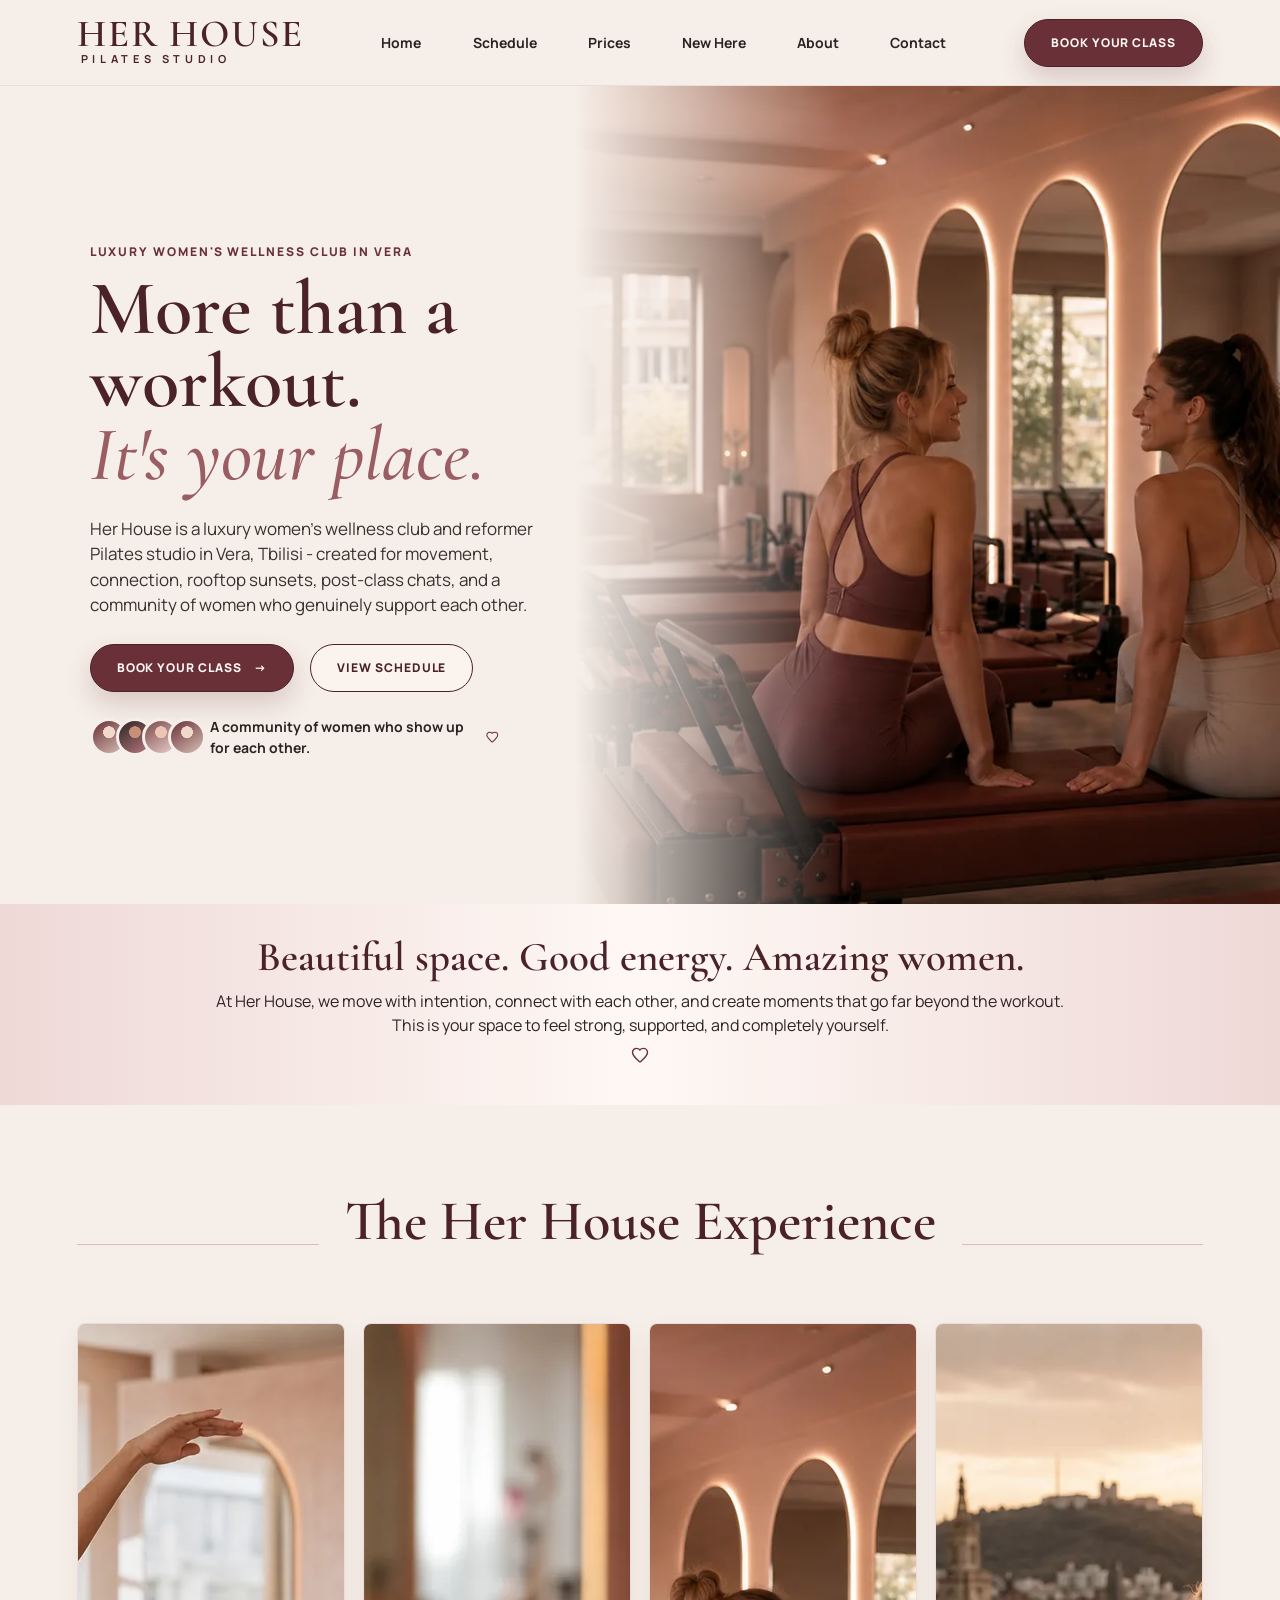
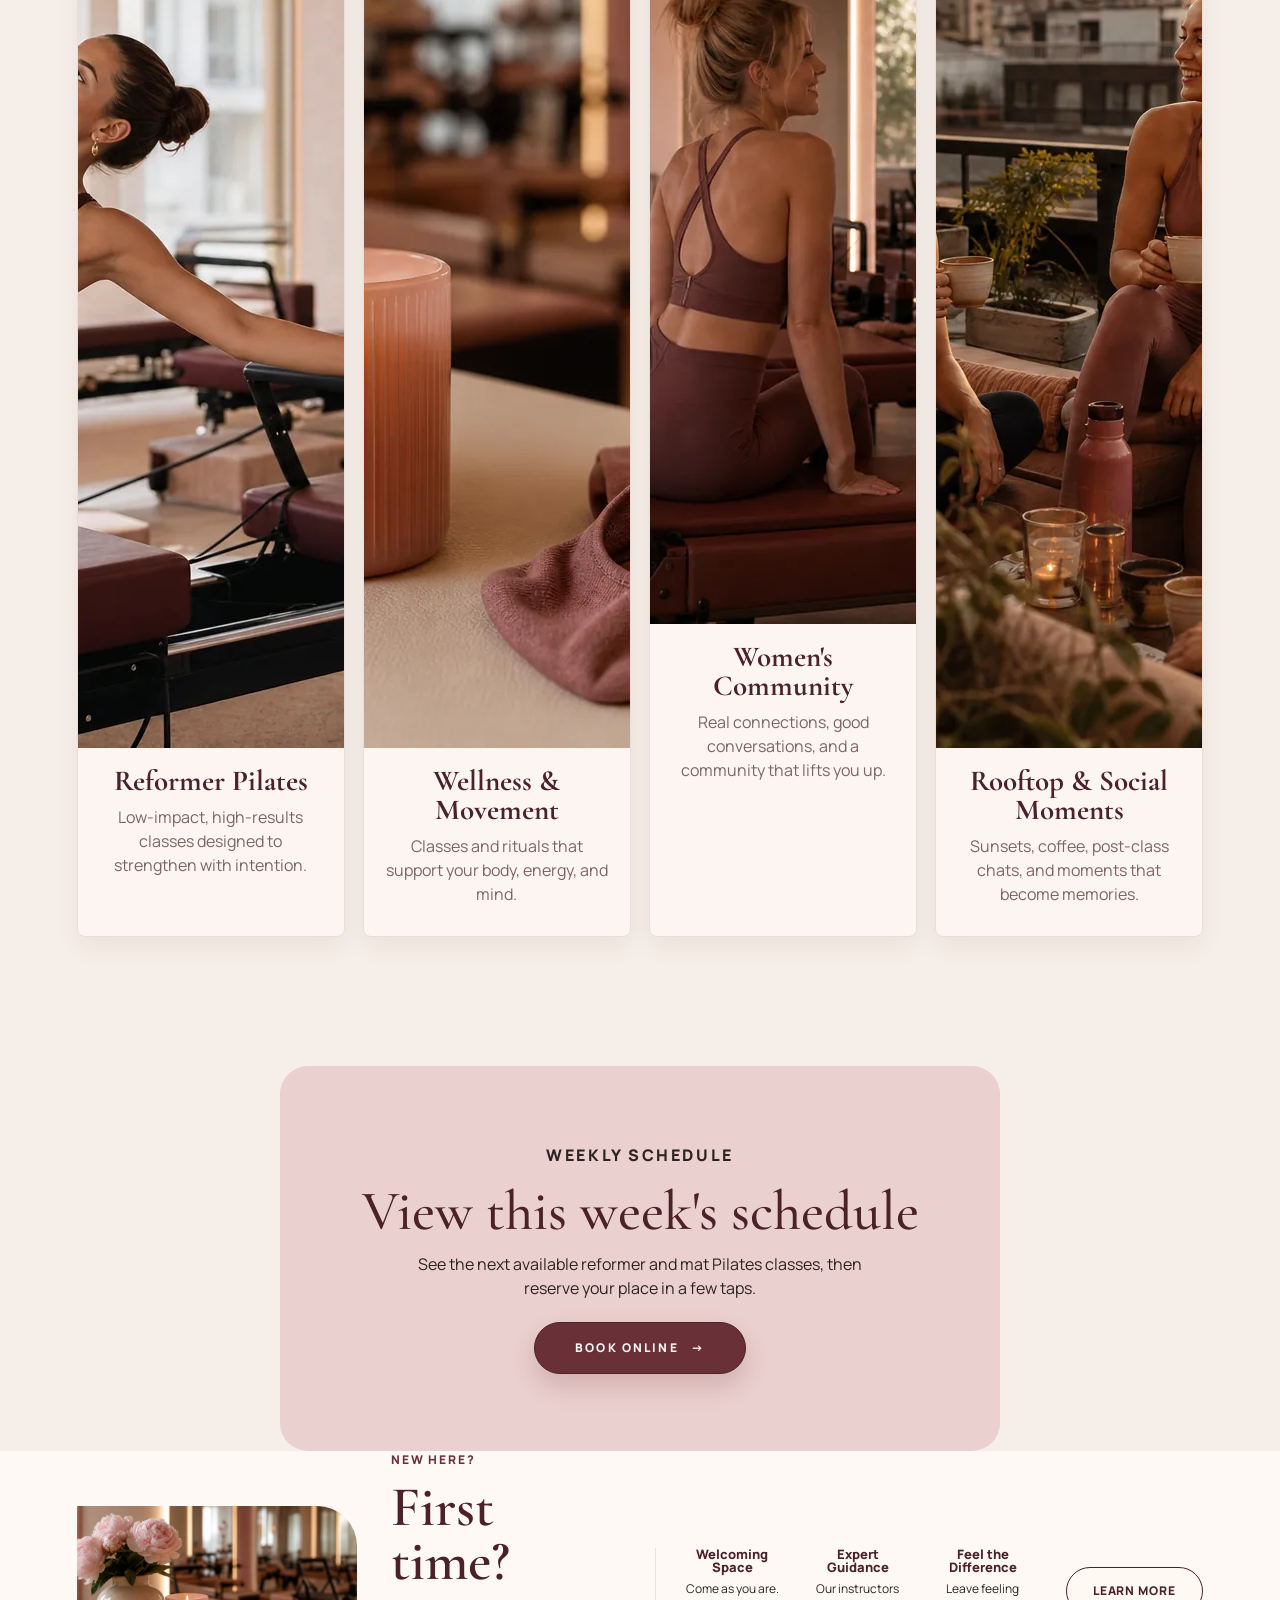
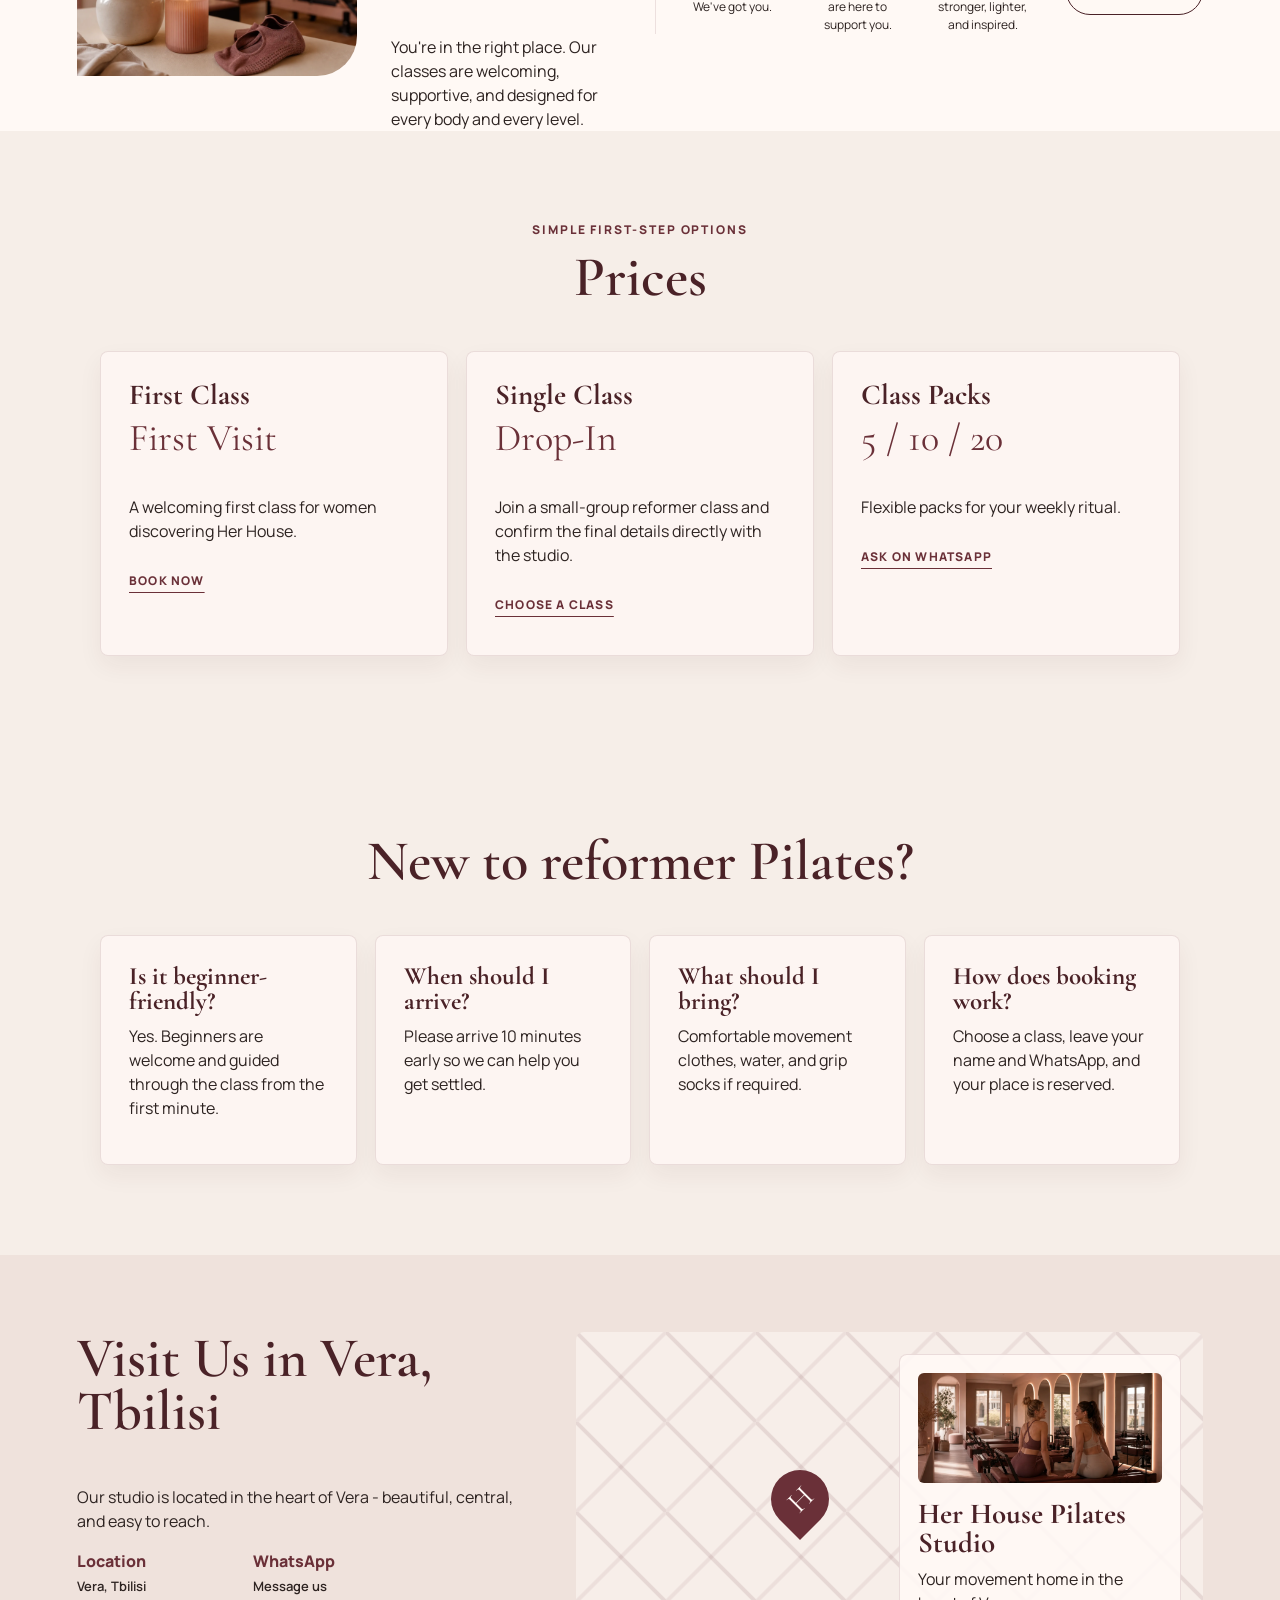
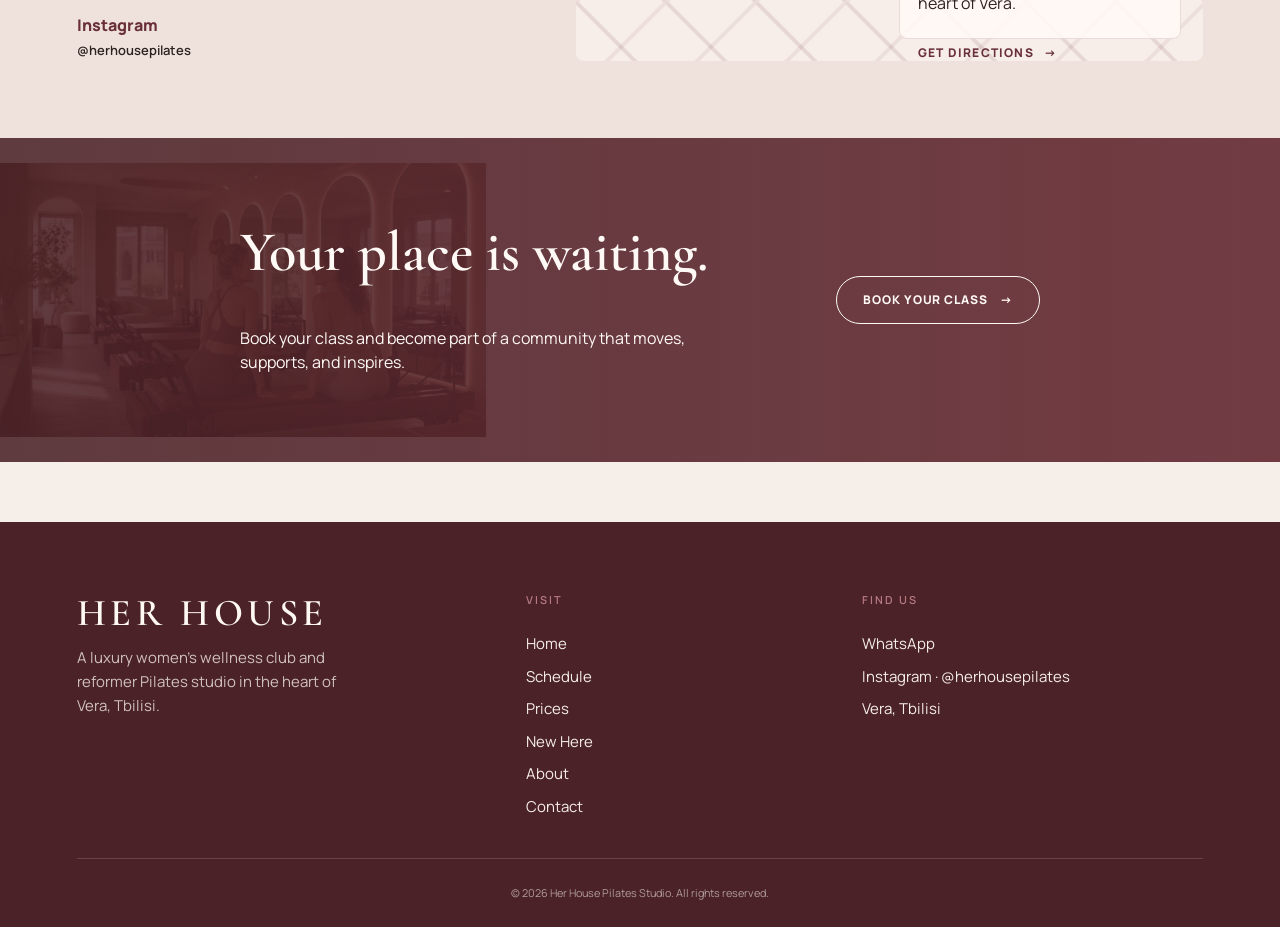
<file: index.html>
<!doctype html>
<html lang="en">
  <head>
    <meta charset="utf-8">
    <meta name="viewport" content="width=device-width, initial-scale=1">
    <meta name="geo.region" content="GE-TB">
    <meta name="geo.placename" content="Vera, Tbilisi">
    <title>Her House | Reformer Pilates & Women's Wellness Club in Vera, Tbilisi</title>
    <meta name="description" content="Her House is a luxury women's wellness club and reformer Pilates studio in Vera, Tbilisi. Book small-group Pilates classes in a beautiful, supportive space.">
    <meta property="og:title" content="Her House Pilates Studio">
    <meta property="og:url" content="https://example.com/">
    <meta property="og:type" content="website">
    <meta property="og:locale" content="en_US">
    <meta name="twitter:card" content="summary_large_image">
    <meta property="og:description" content="More than a workout. It's your place.">
    <meta property="og:image" content="assets/og/og-image.jpg">
    <meta property="og:image:width" content="1200">
    <meta property="og:image:height" content="630">
    <link rel="preconnect" href="https://fonts.googleapis.com">
    <link rel="preconnect" href="https://fonts.gstatic.com" crossorigin>
    <link href="https://fonts.googleapis.com/css2?family=Cormorant+Garamond:ital,wght@0,500;0,600;1,500&family=Manrope:wght@400;500;600;700&display=swap" rel="stylesheet">
    <link rel="stylesheet" href="styles.css?v=20260612-elite">
    <link rel="canonical" href="https://example.com/">
    <script type="application/ld+json">{
  "@context": "https://schema.org",
  "@type": "LocalBusiness",
  "@id": "https://example.com/#business",
  "name": "Her House Pilates Studio",
  "description": "A luxury women's wellness club and reformer Pilates studio in Vera, Tbilisi.",
  "url": "https://example.com",
  "telephone": "+995-555-123-456",
  "priceRange": "$$",
  "image": "https://example.com/assets/og/og-image.jpg",
  "address": {
    "@type": "PostalAddress",
    "streetAddress": "Vera, Tbilisi",
    "addressLocality": "Tbilisi",
    "addressRegion": "Vera",
    "postalCode": "0179",
    "addressCountry": "GE"
  },
  "geo": {
    "@type": "GeoCoordinates",
    "latitude": 41.7151,
    "longitude": 44.7751
  },
  "openingHoursSpecification": [
    {
      "@type": "OpeningHoursSpecification",
      "dayOfWeek": [
        "Monday",
        "Tuesday",
        "Wednesday",
        "Thursday",
        "Friday"
      ],
      "opens": "07:00",
      "closes": "21:00"
    },
    {
      "@type": "OpeningHoursSpecification",
      "dayOfWeek": [
        "Saturday"
      ],
      "opens": "09:00",
      "closes": "18:00"
    }
  ],
  "sameAs": [
    "https://instagram.com/herhousepilates"
  ],
  "hasOfferCatalog": {
    "@type": "OfferCatalog",
    "name": "Pilates Classes",
    "itemListElement": [
      {
        "@type": "Offer",
        "itemOffered": {
          "@type": "Service",
          "name": "Reformer Pilates Classes"
        }
      },
      {
        "@type": "Offer",
        "itemOffered": {
          "@type": "Service",
          "name": "Beginner Reformer Classes"
        }
      }
    ]
  }
}</script>
    <script type="application/ld+json">{
  "@context": "https://schema.org",
  "@type": "FAQPage",
  "mainEntity": [
    {
      "@type": "Question",
      "name": "Is reformer Pilates beginner-friendly?",
      "acceptedAnswer": {
        "@type": "Answer",
        "text": "Yes. Beginners are welcome and guided through the class from the first minute."
      }
    },
    {
      "@type": "Question",
      "name": "When should I arrive for class?",
      "acceptedAnswer": {
        "@type": "Answer",
        "text": "Please arrive 10 minutes early so we can help you get settled."
      }
    },
    {
      "@type": "Question",
      "name": "What should I bring to class?",
      "acceptedAnswer": {
        "@type": "Answer",
        "text": "Comfortable movement clothes, water, and grip socks if required."
      }
    },
    {
      "@type": "Question",
      "name": "How does booking work?",
      "acceptedAnswer": {
        "@type": "Answer",
        "text": "Choose a class, leave your name and WhatsApp, and your place is reserved."
      }
    }
  ]
}</script>
  </head>
  <body>
  <a class="skip-link" href="#main-content">Skip to main content</a>
  <header class="site-header">
      <a class="brand" href="/" aria-label="Her House home">
        <span>HER HOUSE</span>
        <small>Pilates Studio</small>
      </a>
      <nav class="desktop-nav" aria-label="Primary navigation">
        <a href="/">Home</a>
        <a href="/schedule/">Schedule</a>
        <a href="/prices/">Prices</a>
        <a href="/new-here/">New Here</a>
        <a href="/about/">About</a>
        <a href="/contact/">Contact</a>
      </nav>
      <button class="nav-toggle" type="button" aria-label="Open menu" aria-expanded="false">
        <span></span><span></span><span></span>
      </button>
      <a class="button button-solid header-cta" href="/schedule/"><span class="full-label">Book Your Class</span><span class="short-label">Book</span></a>
    </header>

    <nav class="mobile-nav" aria-label="Mobile navigation">
      <a href="/">Home</a>
      <a href="/schedule/">Schedule</a>
      <a href="/prices/">Prices</a>
      <a href="/new-here/">New Here</a>
      <a href="/about/">About</a>
      <a href="/contact/">Contact</a>
    </nav>

    <main id="main-content" class="home-main">
      <section class="hero" aria-labelledby="hero-title">
        <div class="hero-copy">
          <p class="eyebrow">Luxury women's wellness club in Vera</p>
          <h1 id="hero-title">More than a workout.<br><em>It's your place.</em></h1>
          <p class="hero-text">Her House is a luxury women's wellness club and reformer Pilates studio in Vera, Tbilisi - created for movement, connection, rooftop sunsets, post-class chats, and a community of women who genuinely support each other.</p>
          <div class="hero-actions">
            <a class="button button-solid" href="/schedule/">Book Your Class <span aria-hidden="true">&rarr;</span></a>
            <a class="button button-outline" href="/schedule/">View Schedule</a>
          </div>
          <div class="community-note">
            <div class="avatars" aria-hidden="true">
              <span></span><span></span><span></span><span></span>
            </div>
            <p>A community of women who show up for each other.</p>
            <svg class="heart-mark" aria-hidden="true" viewBox="0 0 24 24">
              <path d="M12 20.25c-.22 0-.44-.08-.61-.23C6.1 15.34 3 12.45 3 8.88 3 6.15 5.13 4 7.83 4c1.57 0 3.08.74 4.05 1.92C12.85 4.74 14.36 4 15.93 4 18.63 4 21 6.15 21 8.88c0 3.57-3.1 6.46-8.39 11.14-.17.15-.39.23-.61.23Z" fill="none" stroke="currentColor" stroke-width="1.7" stroke-linejoin="round"/>
            </svg>
          </div>
        </div>
        <div class="hero-media">
          <img src="assets/webp/hero-studio.webp" width="1600" height="900" loading="eager" fetchpriority="high" alt="Women sitting together in a warm reformer Pilates studio">
        </div>
      </section>

      <section class="intro band" aria-labelledby="intro-title">
        <h2 id="intro-title">Beautiful space. Good energy. Amazing women.</h2>
        <p>At Her House, we move with intention, connect with each other, and create moments that go far beyond the workout. This is your space to feel strong, supported, and completely yourself.</p>
        <svg class="heart-mark" aria-hidden="true" viewBox="0 0 24 24">
          <path d="M12 20.25c-.22 0-.44-.08-.61-.23C6.1 15.34 3 12.45 3 8.88 3 6.15 5.13 4 7.83 4c1.57 0 3.08.74 4.05 1.92C12.85 4.74 14.36 4 15.93 4 18.63 4 21 6.15 21 8.88c0 3.57-3.1 6.46-8.39 11.14-.17.15-.39.23-.61.23Z" fill="none" stroke="currentColor" stroke-width="1.7" stroke-linejoin="round"/>
        </svg>
      </section>

      <section class="experience section" id="about" aria-labelledby="experience-title">
        <div class="section-title">
          <span></span>
          <h2 id="experience-title">The Her House Experience</h2>
          <span></span>
        </div>
        <div class="experience-grid">
          <article class="experience-card">
            <img src="assets/webp/reformer-class.webp" width="1536" height="1024" loading="lazy" alt="A woman stretching on a reformer Pilates machine">
            <h3>Reformer Pilates</h3>
            <p>Low-impact, high-results classes designed to strengthen with intention.</p>
          </article>
          <article class="experience-card">
            <img src="assets/webp/studio-detail.webp" width="1536" height="1024" loading="lazy" alt="Warm studio details with flowers and wellness objects">
            <h3>Wellness & Movement</h3>
            <p>Classes and rituals that support your body, energy, and mind.</p>
          </article>
          <article class="experience-card">
            <img src="assets/webp/hero-studio.webp" width="1600" height="900" loading="lazy" alt="Women talking in a reformer Pilates studio">
            <h3>Women's Community</h3>
            <p>Real connections, good conversations, and a community that lifts you up.</p>
          </article>
          <article class="experience-card">
            <img src="assets/webp/rooftop-social.webp" width="1536" height="1024" loading="lazy" alt="Women enjoying a rooftop wellness moment at sunset">
            <h3>Rooftop & Social Moments</h3>
            <p>Sunsets, coffee, post-class chats, and moments that become memories.</p>
          </article>
        </div>
      </section>

      <section class="schedule-cta-card" id="schedule" aria-labelledby="schedule-cta-title">
        <p class="eyebrow">Weekly schedule</p>
        <h2 id="schedule-cta-title">View this week's schedule</h2>
        <p>See the next available reformer and mat Pilates classes, then reserve your place in a few taps.</p>
        <a class="button button-solid" href="/schedule/">Book Online <span aria-hidden="true">&rarr;</span></a>
      </section>

      <section class="new-here" id="new-here" aria-labelledby="new-here-title">
        <img src="assets/webp/studio-detail.webp" width="1536" height="1024" loading="lazy" alt="Her House studio detail with flowers and candle">
        <div class="new-here-copy">
          <p class="eyebrow">New here?</p>
          <h2 id="new-here-title">First time?</h2>
          <p>You're in the right place. Our classes are welcoming, supportive, and designed for every body and every level.</p>
        </div>
        <div class="promise-grid">
          <article>
            <h3>Welcoming Space</h3>
            <p>Come as you are. We've got you.</p>
          </article>
          <article>
            <h3>Expert Guidance</h3>
            <p>Our instructors are here to support you.</p>
          </article>
          <article>
            <h3>Feel the Difference</h3>
            <p>Leave feeling stronger, lighter, and inspired.</p>
          </article>
        </div>
        <a class="button button-outline" href="/new-here/">Learn More</a>
      </section>

      <section class="prices section" id="prices" aria-labelledby="prices-title">
        <div class="section-kicker">Simple first-step options</div>
        <h2 id="prices-title">Prices</h2>
        <div class="price-grid">
          <article>
            <h3>First Class</h3>
            <p class="price">First Visit</p>
            <p>A welcoming first class for women discovering Her House.</p>
            <a class="text-button" href="/schedule/">Book now</a>
          </article>
          <article>
            <h3>Single Class</h3>
            <p class="price">Drop-In</p>
            <p>Join a small-group reformer class and confirm the final details directly with the studio.</p>
            <a class="text-button" href="/schedule/">Choose a class</a>
          </article>
          <article>
            <h3>Class Packs</h3>
            <p class="price">5 / 10 / 20</p>
            <p>Flexible packs for your weekly ritual.</p>
            <a class="text-button" href="https://wa.me/995555123456">Ask on WhatsApp</a>
          </article>
        </div>
      </section>

      <section class="booking-info section" id="booking-info" aria-labelledby="booking-info-title">
        <h2 id="booking-info-title">New to reformer Pilates?</h2>
        <div class="faq-grid">
          <article><h3>Is it beginner-friendly?</h3><p>Yes. Beginners are welcome and guided through the class from the first minute.</p></article>
          <article><h3>When should I arrive?</h3><p>Please arrive 10 minutes early so we can help you get settled.</p></article>
          <article><h3>What should I bring?</h3><p>Comfortable movement clothes, water, and grip socks if required.</p></article>
          <article><h3>How does booking work?</h3><p>Choose a class, leave your name and WhatsApp, and your place is reserved.</p></article>
        </div>
      </section>

      <section class="contact" id="contact" aria-labelledby="contact-title">
        <div class="contact-copy">
          <h2 id="contact-title">Visit Us in Vera, Tbilisi</h2>
          <p>Our studio is located in the heart of Vera - beautiful, central, and easy to reach.</p>
          <div class="contact-links">
            <a href="https://maps.google.com/?q=Vera%2C%20Tbilisi">Location<br><span>Vera, Tbilisi</span></a>
            <a href="https://wa.me/995555123456">WhatsApp<br><span>Message us</span></a>
            <a href="https://instagram.com/herhousepilates">Instagram<br><span>@herhousepilates</span></a>
          </div>
        </div>
        <div class="map-card" aria-label="Map preview of Her House in Vera">
          <div class="map-pin">H</div>
          <div class="studio-card">
            <img src="assets/webp/hero-studio.webp" width="1600" height="900" loading="lazy" alt="Her House studio interior">
            <h3>Her House Pilates Studio</h3>
            <p>Your movement home in the heart of Vera.</p>
            <a href="https://maps.google.com/?q=Vera%2C%20Tbilisi">Get directions <span aria-hidden="true">&rarr;</span></a>
          </div>
        </div>
      </section>

      <section class="final-cta">
        <div>
          <h2>Your place is waiting.</h2>
          <p>Book your class and become part of a community that moves, supports, and inspires.</p>
        </div>
        <a class="button button-outline light" href="/schedule/">Book Your Class <span aria-hidden="true">&rarr;</span></a>
      </section>
    </main>

    <footer class="site-footer">
    <div class="footer-inner">
      <div class="footer-brand">
        <span class="footer-brand-mark">HER HOUSE</span>
        <p>A luxury women's wellness club and reformer Pilates studio in the heart of Vera, Tbilisi.</p>
      </div>
      <nav class="footer-nav" aria-label="Footer navigation">
        <h3>Visit</h3>
        <a href="/">Home</a>
        <a href="/schedule/">Schedule</a>
        <a href="/prices/">Prices</a>
        <a href="/new-here/">New Here</a>
        <a href="/about/">About</a>
        <a href="/contact/">Contact</a>
      </nav>
      <div class="footer-contact">
        <h3>Find us</h3>
        <a href="https://wa.me/995555123456">WhatsApp</a>
        <a href="https://instagram.com/herhousepilates">Instagram · @herhousepilates</a>
        <a href="https://maps.google.com/?q=Vera%2C%20Tbilisi">Vera, Tbilisi</a>
      </div>
    </div>
    <div class="footer-bottom">
      <small>© 2026 Her House Pilates Studio. All rights reserved.</small>
    </div>
  </footer>
  <script src="schedule-data.js"></script>
  <script src="script.js"></script>
</file>
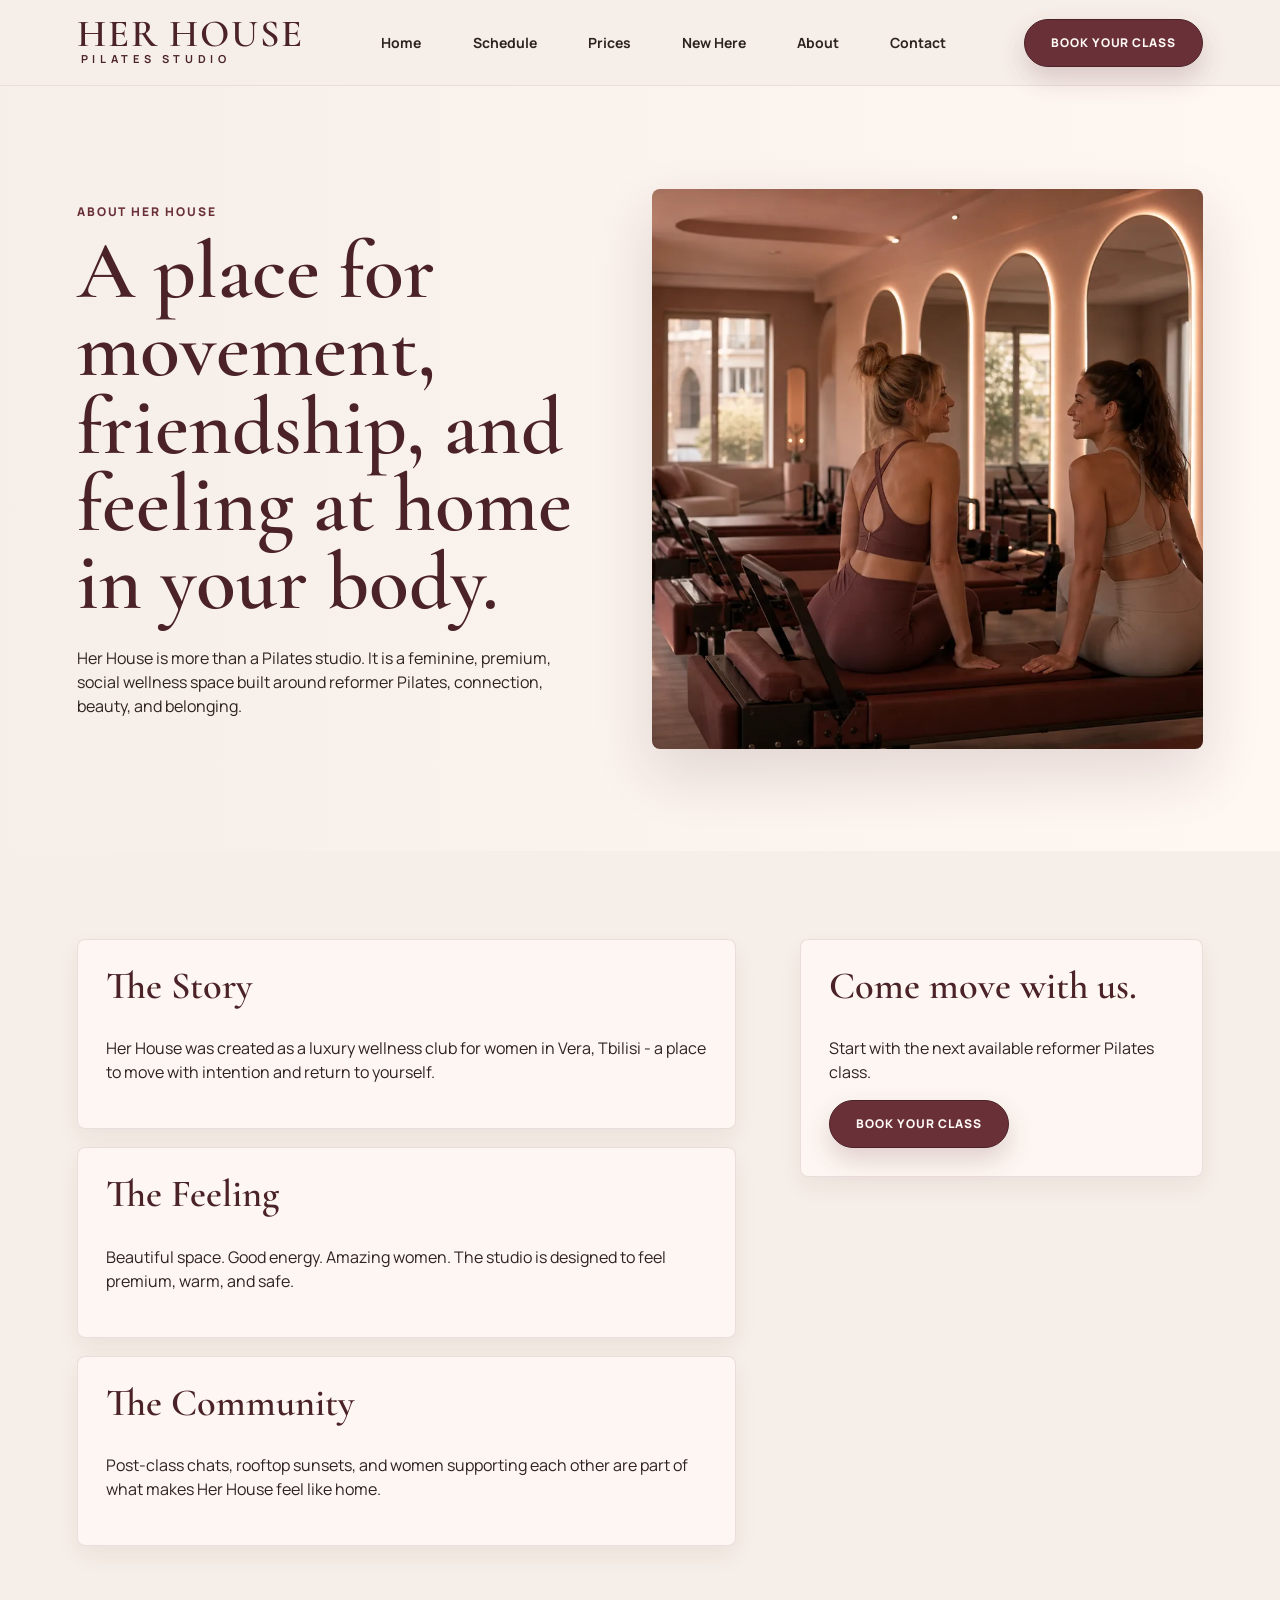
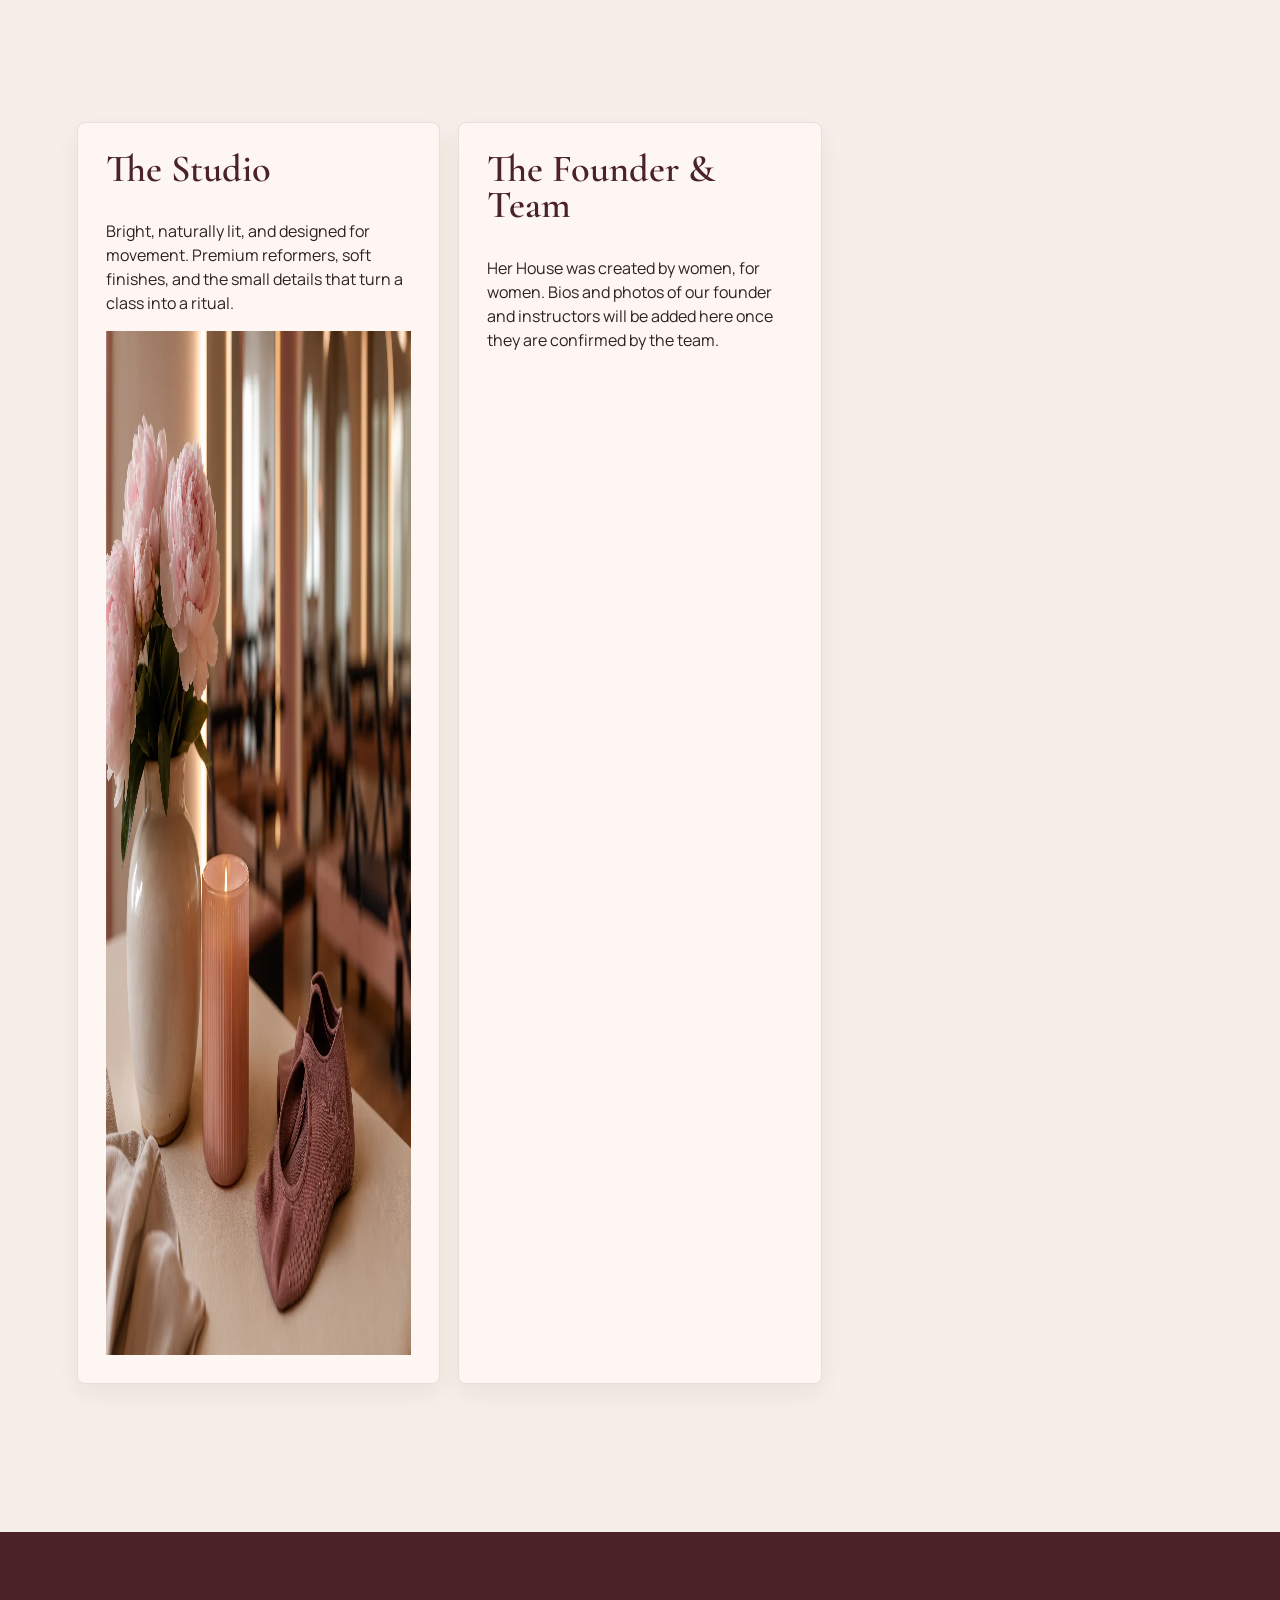
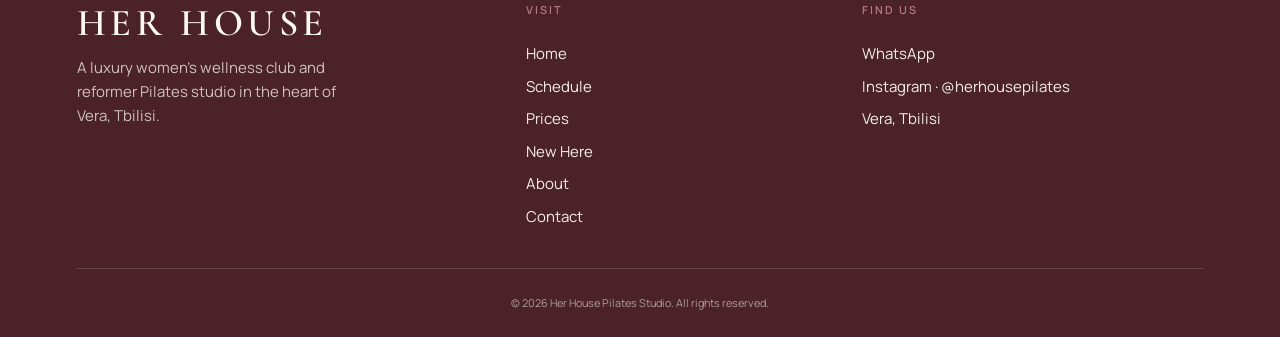
<file: about/index.html>
<!doctype html>
<html lang="en">
  <head>
    <meta charset="utf-8">
    <meta name="viewport" content="width=device-width, initial-scale=1">
    <meta name="geo.region" content="GE-TB">
    <meta name="geo.placename" content="Vera, Tbilisi">
    <title>About Her House | Women's Wellness Club in Vera, Tbilisi</title>
    <meta name="description" content="Her House is a luxury women's wellness club and reformer Pilates studio in Vera, Tbilisi, created for movement, connection, beauty, and belonging.">
    <meta property="og:title" content="About Her House | Women's Wellness Club in Vera, Tbilisi">
    <meta property="og:description" content="Her House is a luxury women's wellness club and reformer Pilates studio in Vera, Tbilisi, created for movement, connection, beauty, and belonging.">
    <meta property="og:image" content="https://example.com/assets/og/og-image.jpg">
    <meta property="og:type" content="website">
    <meta property="og:locale" content="en_US">
    <meta name="twitter:card" content="summary_large_image">
    <link rel="preconnect" href="https://fonts.googleapis.com">
    <link rel="preconnect" href="https://fonts.gstatic.com" crossorigin>
    <link href="https://fonts.googleapis.com/css2?family=Cormorant+Garamond:ital,wght@0,500;0,600;1,500&family=Manrope:wght@400;500;600;700&display=swap" rel="stylesheet">
    <link rel="stylesheet" href="../styles.css?v=20260612-elite">
    <link rel="canonical" href="https://example.com/about/">
  </head>
  <body>
  <a class="skip-link" href="#main-content">Skip to main content</a>
  <header class="site-header"><a class="brand" href="/" aria-label="Her House home"><span>HER HOUSE</span><small>Pilates Studio</small></a><nav class="desktop-nav" aria-label="Primary navigation"><a href="/">Home</a><a href="/schedule/">Schedule</a><a href="/prices/">Prices</a><a href="/new-here/">New Here</a><a href="/about/">About</a><a href="/contact/">Contact</a></nav><button class="nav-toggle" type="button" aria-label="Open menu" aria-expanded="false"><span></span><span></span><span></span></button><a class="button button-solid header-cta" href="/schedule/"><span class="full-label">Book Your Class</span><span class="short-label">Book</span></a></header>
    <nav class="mobile-nav" aria-label="Mobile navigation"><a href="/">Home</a><a href="/schedule/">Schedule</a><a href="/prices/">Prices</a><a href="/new-here/">New Here</a><a href="/about/">About</a><a href="/contact/">Contact</a></nav>
    <main id="main-content">
      <section class="page-hero"><div><p class="eyebrow">About Her House</p><h1>A place for movement, friendship, and feeling at home in your body.</h1><p>Her House is more than a Pilates studio. It is a feminine, premium, social wellness space built around reformer Pilates, connection, beauty, and belonging.</p></div><img src="../assets/webp/hero-studio.webp" width="1600" height="900" loading="eager" alt="Women in the Her House reformer Pilates studio"></section>
      <section class="page-content seo-copy">
        <div class="stack">
          <article><h2>The Story</h2><p>Her House was created as a luxury wellness club for women in Vera, Tbilisi - a place to move with intention and return to yourself.</p></article>
          <article><h2>The Feeling</h2><p>Beautiful space. Good energy. Amazing women. The studio is designed to feel premium, warm, and safe.</p></article>
          <article><h2>The Community</h2><p>Post-class chats, rooftop sunsets, and women supporting each other are part of what makes Her House feel like home.</p></article>
        </div>
        <aside class="booking-panel"><h2>Come move with us.</h2><p>Start with the next available reformer Pilates class.</p><a class="button button-solid" href="/schedule/">Book Your Class</a></aside>
      </section>
    </main>
          <section class="page-content" aria-labelledby="studio-title">
        <div class="content-grid">
          <article class="content-card">
            <h2 id="studio-title">The Studio</h2>
            <p>Bright, naturally lit, and designed for movement. Premium reformers, soft finishes, and the small details that turn a class into a ritual.</p>
            <img src="../assets/webp/studio-detail.webp" width="1536" height="1024" loading="lazy" alt="Warm studio details with flowers and wellness objects">
          </article>
          <article class="content-card">
            <h2>The Founder &amp; Team</h2>
            <p>Her House was created by women, for women. Bios and photos of our founder and instructors will be added here once they are confirmed by the team.</p>
          </article>
        </div>
      </section>

  <footer class="site-footer">
    <div class="footer-inner">
      <div class="footer-brand">
        <span class="footer-brand-mark">HER HOUSE</span>
        <p>A luxury women's wellness club and reformer Pilates studio in the heart of Vera, Tbilisi.</p>
      </div>
      <nav class="footer-nav" aria-label="Footer navigation">
        <h3>Visit</h3>
        <a href="/">Home</a>
        <a href="/schedule/">Schedule</a>
        <a href="/prices/">Prices</a>
        <a href="/new-here/">New Here</a>
        <a href="/about/">About</a>
        <a href="/contact/">Contact</a>
      </nav>
      <div class="footer-contact">
        <h3>Find us</h3>
        <a href="https://wa.me/995555123456">WhatsApp</a>
        <a href="https://instagram.com/herhousepilates">Instagram · @herhousepilates</a>
        <a href="https://maps.google.com/?q=Vera%2C%20Tbilisi">Vera, Tbilisi</a>
      </div>
    </div>
    <div class="footer-bottom">
      <small>© 2026 Her House Pilates Studio. All rights reserved.</small>
    </div>
  </footer><script src="../script.js"></script>
  </body>
</html>
</file>
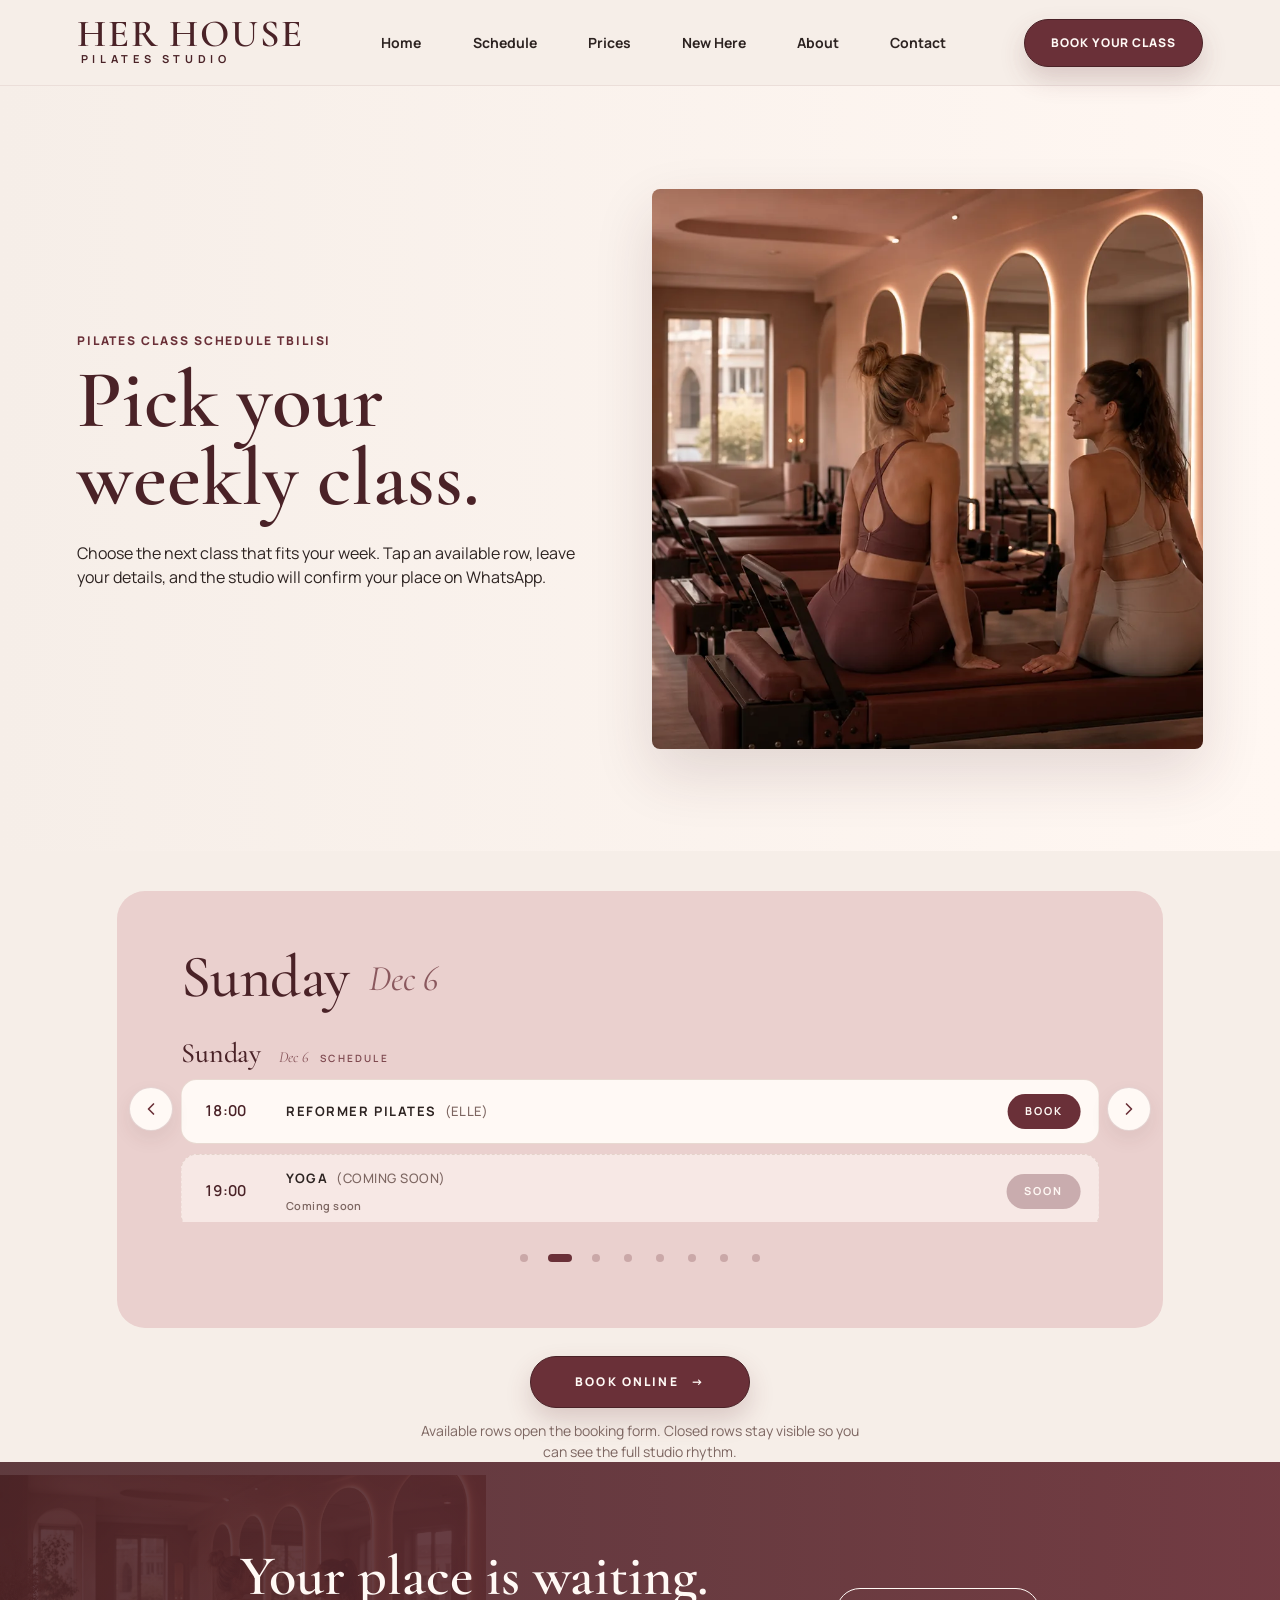
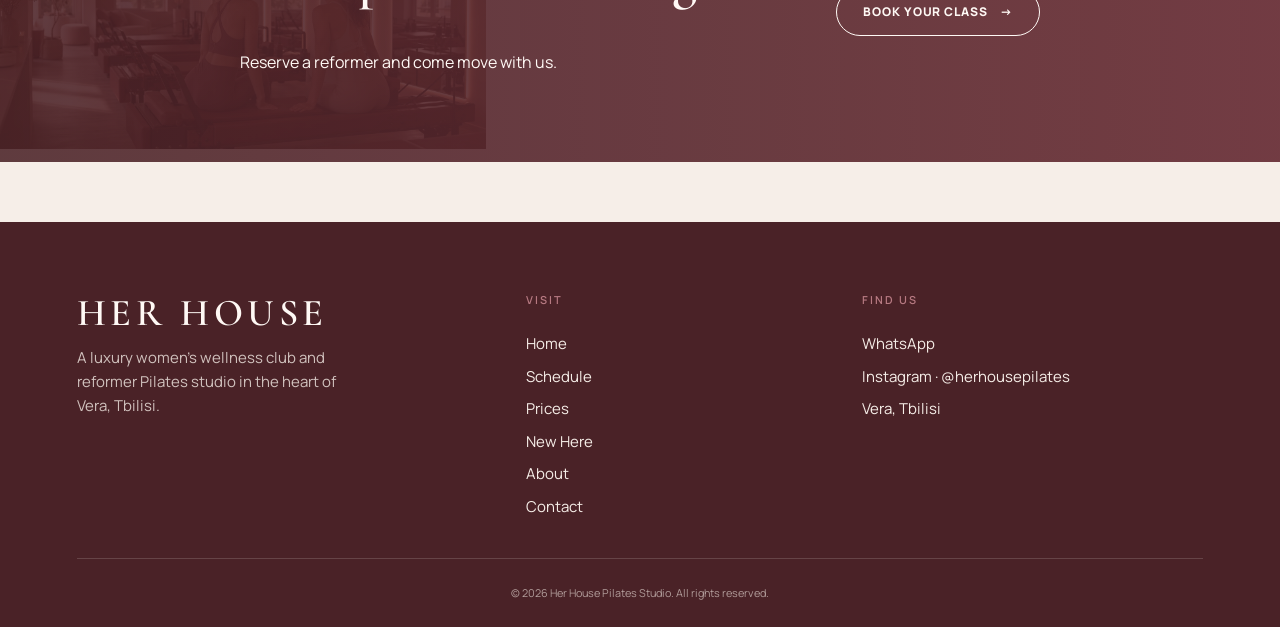
<file: book/index.html>
<!doctype html>
<html lang="en">
  <head>
    <meta charset="utf-8">
    <meta name="viewport" content="width=device-width, initial-scale=1">
    <meta name="geo.region" content="GE-TB">
    <meta name="geo.placename" content="Vera, Tbilisi">
    <meta name="description" content="Book a Her House reformer Pilates class in Vera, Tbilisi.">
    <link rel="canonical" href="https://example.com/schedule/">
    <title>Book a Class | Her House Pilates Studio</title>
    <meta http-equiv="refresh" content="0; url=/schedule/">
  </head>
  <body>
    <p>Redirecting to <a href="/schedule/">the schedule</a>&hellip;</p>
  </body>
</html>
</file>
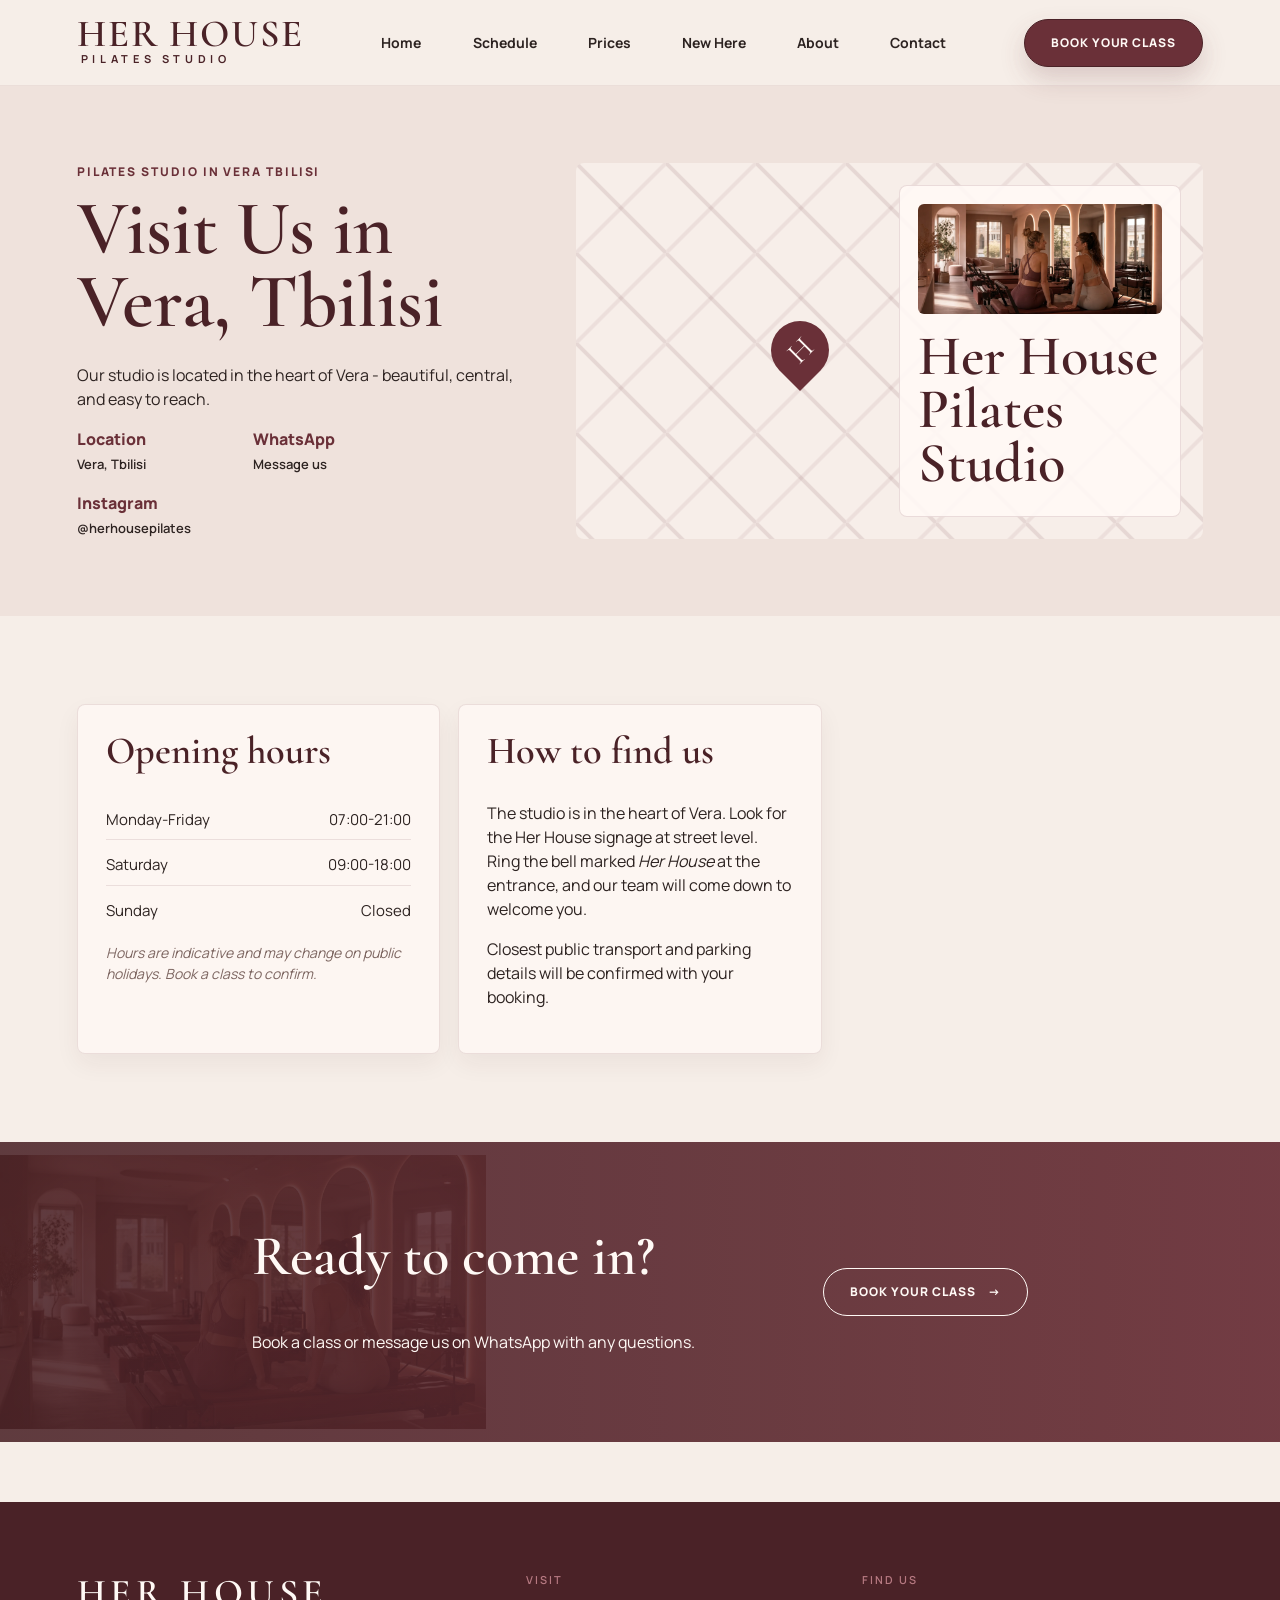
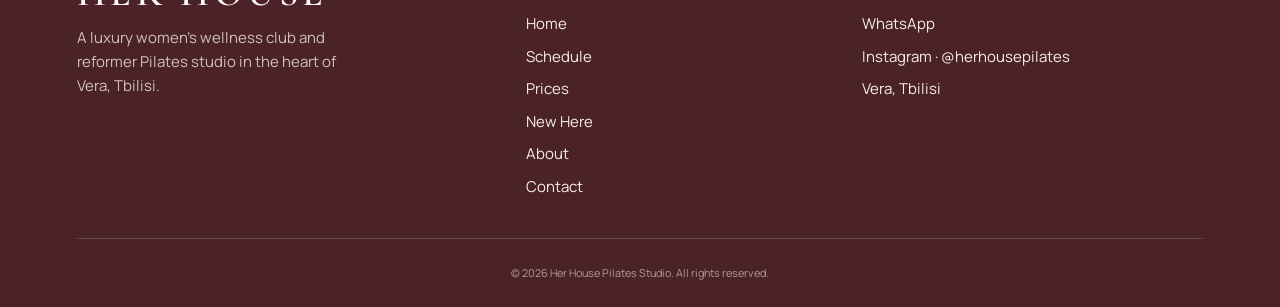
<file: contact/index.html>
<!doctype html>
<html lang="en">
  <head>
    <meta charset="utf-8">
    <meta name="viewport" content="width=device-width, initial-scale=1">
    <meta name="geo.region" content="GE-TB">
    <meta name="geo.placename" content="Vera, Tbilisi">
    <title>Contact Her House | Pilates Studio in Vera, Tbilisi</title>
    <meta name="description" content="Find Her House in Vera, Tbilisi. Contact the studio on WhatsApp, visit Instagram, get directions, and book reformer Pilates classes.">
    <meta property="og:title" content="Contact Her House | Pilates Studio in Vera, Tbilisi">
    <meta property="og:description" content="Find Her House in Vera, Tbilisi. Contact the studio on WhatsApp, visit Instagram, get directions, and book reformer Pilates classes.">
    <meta property="og:image" content="https://example.com/assets/og/og-image.jpg">
    <meta property="og:type" content="website">
    <meta property="og:locale" content="en_US">
    <meta name="twitter:card" content="summary_large_image">
    <link rel="preconnect" href="https://fonts.googleapis.com">
    <link rel="preconnect" href="https://fonts.gstatic.com" crossorigin>
    <link href="https://fonts.googleapis.com/css2?family=Cormorant+Garamond:ital,wght@0,500;0,600;1,500&family=Manrope:wght@400;500;600;700&display=swap" rel="stylesheet">
    <link rel="stylesheet" href="../styles.css?v=20260612-elite">
    <link rel="canonical" href="https://example.com/contact/">
  </head>
  <body>
  <a class="skip-link" href="#main-content">Skip to main content</a>
  <header class="site-header"><a class="brand" href="/" aria-label="Her House home"><span>HER HOUSE</span><small>Pilates Studio</small></a><nav class="desktop-nav" aria-label="Primary navigation"><a href="/">Home</a><a href="/schedule/">Schedule</a><a href="/prices/">Prices</a><a href="/new-here/">New Here</a><a href="/about/">About</a><a href="/contact/">Contact</a></nav><button class="nav-toggle" type="button" aria-label="Open menu" aria-expanded="false"><span></span><span></span><span></span></button><a class="button button-solid header-cta" href="/schedule/"><span class="full-label">Book Your Class</span><span class="short-label">Book</span></a></header>
    <nav class="mobile-nav" aria-label="Mobile navigation"><a href="/">Home</a><a href="/schedule/">Schedule</a><a href="/prices/">Prices</a><a href="/new-here/">New Here</a><a href="/about/">About</a><a href="/contact/">Contact</a></nav>
    <main id="main-content">
      <section class="contact" id="contact" aria-labelledby="contact-title">
        <div class="contact-copy">
          <p class="eyebrow">Pilates studio in Vera Tbilisi</p>
          <h1 id="contact-title">Visit Us in Vera, Tbilisi</h1>
          <p>Our studio is located in the heart of Vera - beautiful, central, and easy to reach.</p>
          <div class="contact-links"><a href="https://maps.google.com/?q=Vera%2C%20Tbilisi">Location<br><span>Vera, Tbilisi</span></a><a href="https://wa.me/995555123456">WhatsApp<br><span>Message us</span></a><a href="https://instagram.com/herhousepilates">Instagram<br><span>@herhousepilates</span></a></div>
        </div>
        <div class="map-card" aria-label="Map preview of Her House in Vera"><div class="map-pin">H</div><div class="studio-card"><img src="../assets/webp/hero-studio.webp" width="1600" height="900" loading="eager" alt="Her House studio interior"><h2>Her House Pilates Studio</h2><p>Your movement home in the heart of Vera.</p><a href="https://maps.google.com/?q=Vera%2C%20Tbilisi">Get directions <span aria-hidden="true">&rarr;</span></a></div></div>
      </section>
      <section class="page-content" aria-labelledby="visit-title">
        <div class="content-grid">
          <article class="content-card">
            <h2 id="visit-title">Opening hours</h2>
            <ul class="hours-list">
              <li><span>Monday-Friday</span><span>07:00-21:00</span></li>
              <li><span>Saturday</span><span>09:00-18:00</span></li>
              <li><span>Sunday</span><span>Closed</span></li>
            </ul>
            <p class="muted">Hours are indicative and may change on public holidays. Book a class to confirm.</p>
          </article>
          <article class="content-card">
            <h2>How to find us</h2>
            <p>The studio is in the heart of Vera. Look for the Her House signage at street level. Ring the bell marked <em>Her House</em> at the entrance, and our team will come down to welcome you.</p>
            <p>Closest public transport and parking details will be confirmed with your booking.</p>
          </article>
        </div>
      </section>
      <section class="final-cta"><div><h2>Ready to come in?</h2><p>Book a class or message us on WhatsApp with any questions.</p></div><a class="button button-outline light" href="/schedule/">Book Your Class <span aria-hidden="true">&rarr;</span></a></section>
    </main>

  <footer class="site-footer">
    <div class="footer-inner">
      <div class="footer-brand">
        <span class="footer-brand-mark">HER HOUSE</span>
        <p>A luxury women's wellness club and reformer Pilates studio in the heart of Vera, Tbilisi.</p>
      </div>
      <nav class="footer-nav" aria-label="Footer navigation">
        <h3>Visit</h3>
        <a href="/">Home</a>
        <a href="/schedule/">Schedule</a>
        <a href="/prices/">Prices</a>
        <a href="/new-here/">New Here</a>
        <a href="/about/">About</a>
        <a href="/contact/">Contact</a>
      </nav>
      <div class="footer-contact">
        <h3>Find us</h3>
        <a href="https://wa.me/995555123456">WhatsApp</a>
        <a href="https://instagram.com/herhousepilates">Instagram · @herhousepilates</a>
        <a href="https://maps.google.com/?q=Vera%2C%20Tbilisi">Vera, Tbilisi</a>
      </div>
    </div>
    <div class="footer-bottom">
      <small>&copy; 2026 Her House Pilates Studio. All rights reserved.</small>
    </div>
  </footer><script src="../script.js"></script>
  </body>
</html>
</file>
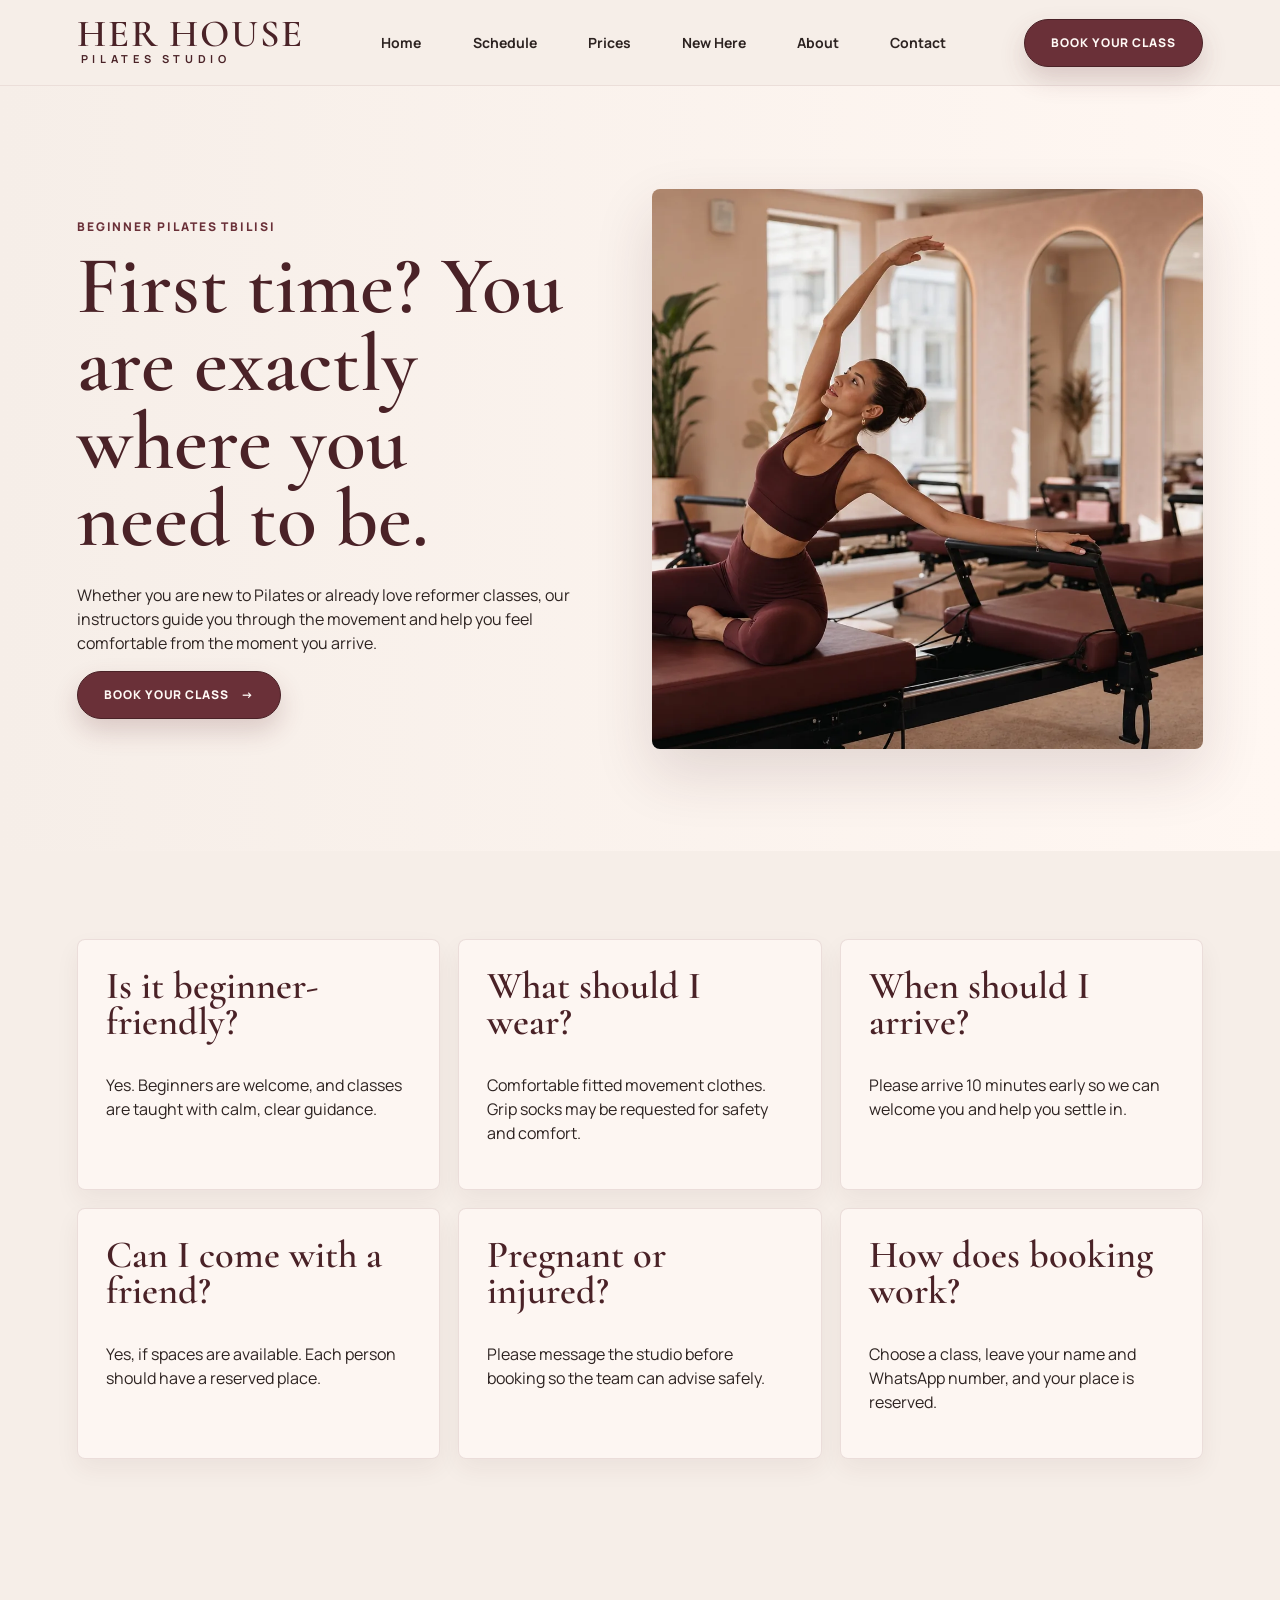
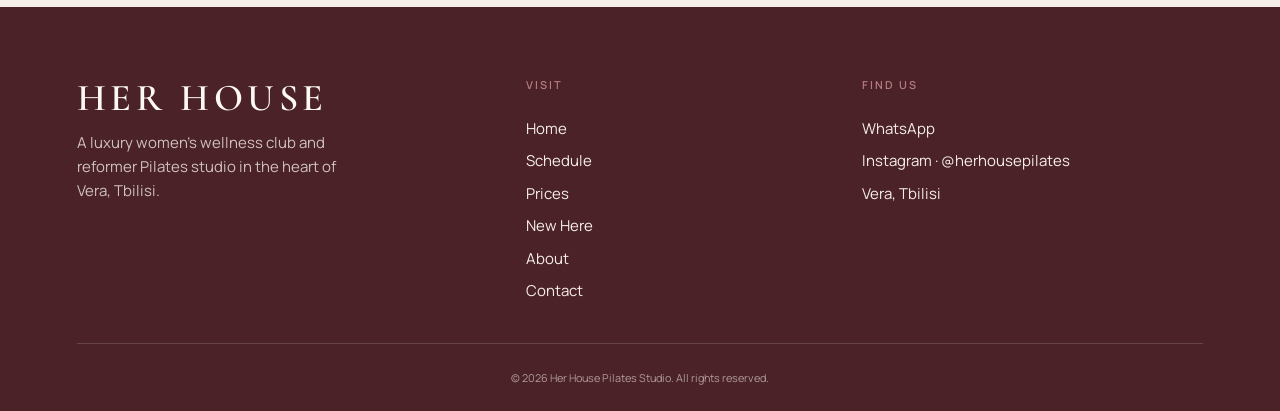
<file: new-here/index.html>
<!doctype html>
<html lang="en">
  <head>
    <meta charset="utf-8">
    <meta name="viewport" content="width=device-width, initial-scale=1">
    <meta name="geo.region" content="GE-TB">
    <meta name="geo.placename" content="Vera, Tbilisi">
    <title>New to Reformer Pilates? Start at Her House in Tbilisi</title>
    <meta name="description" content="New to reformer Pilates in Tbilisi? Her House welcomes beginners with supportive small-group classes in a calm women's wellness studio in Vera.">
    <meta property="og:title" content="New to Reformer Pilates? Start at Her House in Tbilisi">
    <meta property="og:description" content="New to reformer Pilates in Tbilisi? Her House welcomes beginners with supportive small-group classes in a calm women's wellness studio in Vera.">
    <meta property="og:image" content="https://example.com/assets/og/og-image.jpg">
    <meta property="og:type" content="website">
    <meta property="og:locale" content="en_US">
    <meta name="twitter:card" content="summary_large_image">
    <link rel="preconnect" href="https://fonts.googleapis.com">
    <link rel="preconnect" href="https://fonts.gstatic.com" crossorigin>
    <link href="https://fonts.googleapis.com/css2?family=Cormorant+Garamond:ital,wght@0,500;0,600;1,500&family=Manrope:wght@400;500;600;700&display=swap" rel="stylesheet">
    <link rel="stylesheet" href="../styles.css?v=20260612-elite">
    <link rel="canonical" href="https://example.com/new-here/">
  </head>
  <body>
  <a class="skip-link" href="#main-content">Skip to main content</a>
  <header class="site-header"><a class="brand" href="/" aria-label="Her House home"><span>HER HOUSE</span><small>Pilates Studio</small></a><nav class="desktop-nav" aria-label="Primary navigation"><a href="/">Home</a><a href="/schedule/">Schedule</a><a href="/prices/">Prices</a><a href="/new-here/">New Here</a><a href="/about/">About</a><a href="/contact/">Contact</a></nav><button class="nav-toggle" type="button" aria-label="Open menu" aria-expanded="false"><span></span><span></span><span></span></button><a class="button button-solid header-cta" href="/schedule/"><span class="full-label">Book Your Class</span><span class="short-label">Book</span></a></header>
    <nav class="mobile-nav" aria-label="Mobile navigation"><a href="/">Home</a><a href="/schedule/">Schedule</a><a href="/prices/">Prices</a><a href="/new-here/">New Here</a><a href="/about/">About</a><a href="/contact/">Contact</a></nav>
    <main id="main-content">
      <section class="page-hero"><div><p class="eyebrow">Beginner Pilates Tbilisi</p><h1>First time? You are exactly where you need to be.</h1><p>Whether you are new to Pilates or already love reformer classes, our instructors guide you through the movement and help you feel comfortable from the moment you arrive.</p><a class="button button-solid" href="/schedule/">Book Your Class <span aria-hidden="true">&rarr;</span></a></div><img src="../assets/webp/reformer-class.webp" width="1536" height="1024" loading="eager" alt="Beginner-friendly reformer Pilates class"></section>
      <section class="page-content">
        <div class="content-grid">
          <article class="content-card"><h2>Is it beginner-friendly?</h2><p>Yes. Beginners are welcome, and classes are taught with calm, clear guidance.</p></article>
          <article class="content-card"><h2>What should I wear?</h2><p>Comfortable fitted movement clothes. Grip socks may be requested for safety and comfort.</p></article>
          <article class="content-card"><h2>When should I arrive?</h2><p>Please arrive 10 minutes early so we can welcome you and help you settle in.</p></article>
          <article class="content-card"><h2>Can I come with a friend?</h2><p>Yes, if spaces are available. Each person should have a reserved place.</p></article>
          <article class="content-card"><h2>Pregnant or injured?</h2><p>Please message the studio before booking so the team can advise safely.</p></article>
          <article class="content-card"><h2>How does booking work?</h2><p>Choose a class, leave your name and WhatsApp number, and your place is reserved.</p></article>
        </div>
      </section>
    </main>
    <footer class="site-footer">
    <div class="footer-inner">
      <div class="footer-brand">
        <span class="footer-brand-mark">HER HOUSE</span>
        <p>A luxury women's wellness club and reformer Pilates studio in the heart of Vera, Tbilisi.</p>
      </div>
      <nav class="footer-nav" aria-label="Footer navigation">
        <h3>Visit</h3>
        <a href="/">Home</a>
        <a href="/schedule/">Schedule</a>
        <a href="/prices/">Prices</a>
        <a href="/new-here/">New Here</a>
        <a href="/about/">About</a>
        <a href="/contact/">Contact</a>
      </nav>
      <div class="footer-contact">
        <h3>Find us</h3>
        <a href="https://wa.me/995555123456">WhatsApp</a>
        <a href="https://instagram.com/herhousepilates">Instagram · @herhousepilates</a>
        <a href="https://maps.google.com/?q=Vera%2C%20Tbilisi">Vera, Tbilisi</a>
      </div>
    </div>
    <div class="footer-bottom">
      <small>© 2026 Her House Pilates Studio. All rights reserved.</small>
    </div>
  </footer><script src="../script.js"></script>
  </body>
</html>
</file>
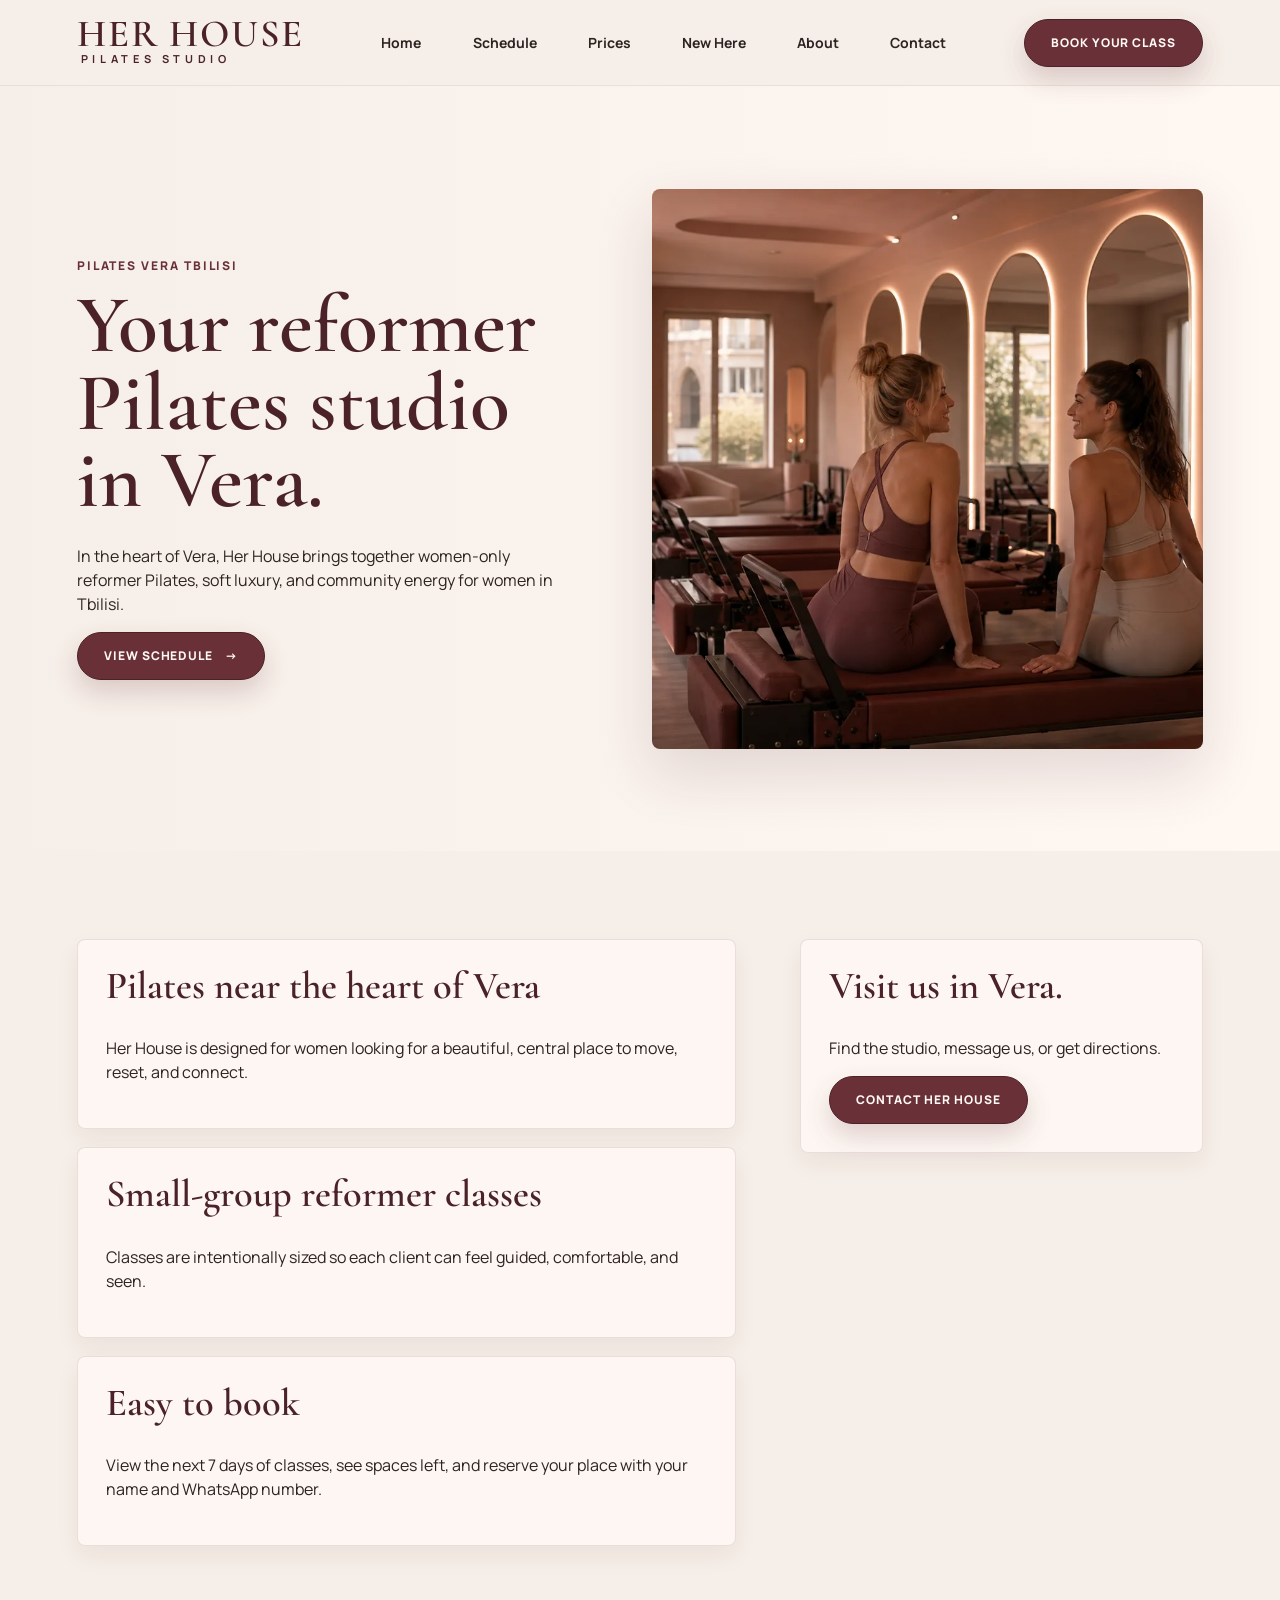
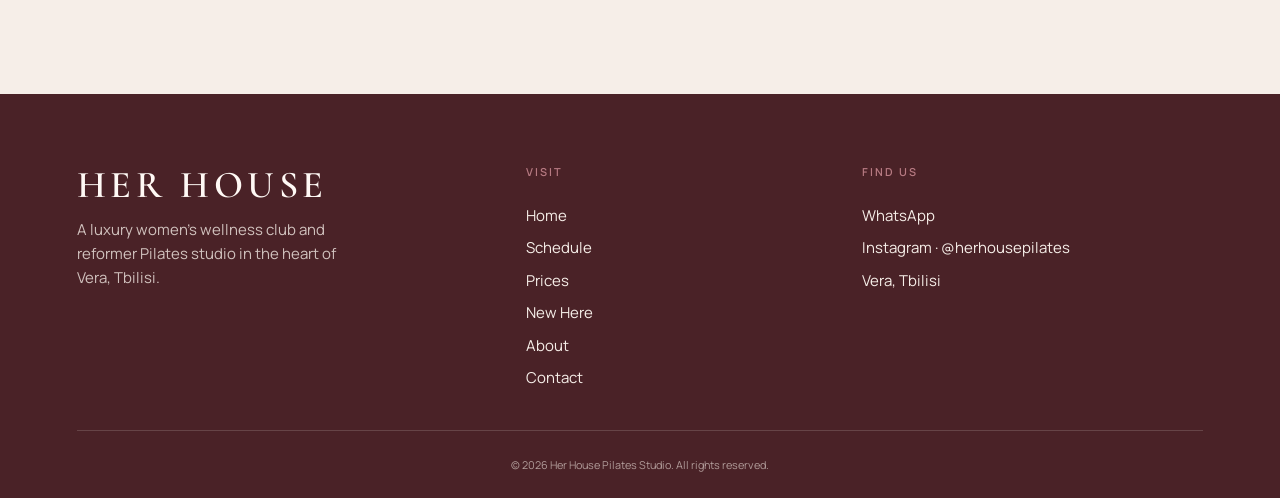
<file: pilates-vera-tbilisi/index.html>
<!doctype html>
<html lang="en">
  <head>
    <meta charset="utf-8">
    <meta name="viewport" content="width=device-width, initial-scale=1">
    <meta name="geo.region" content="GE-TB">
    <meta name="geo.placename" content="Vera, Tbilisi">
    <title>Pilates in Vera, Tbilisi | Her House Reformer Pilates Studio</title>
    <meta name="description" content="Her House is a women's reformer Pilates studio in Vera, Tbilisi, offering small-group classes in a warm, premium wellness-club space.">
    <meta property="og:title" content="Pilates in Vera, Tbilisi | Her House Reformer Pilates Studio">
    <meta property="og:description" content="Her House is a women's reformer Pilates studio in Vera, Tbilisi, offering small-group classes in a warm, premium wellness-club space.">
    <meta property="og:image" content="https://example.com/assets/og/og-image.jpg">
    <meta property="og:type" content="website">
    <meta property="og:locale" content="en_US">
    <meta name="twitter:card" content="summary_large_image">
    <link rel="preconnect" href="https://fonts.googleapis.com">
    <link rel="preconnect" href="https://fonts.gstatic.com" crossorigin>
    <link href="https://fonts.googleapis.com/css2?family=Cormorant+Garamond:ital,wght@0,500;0,600;1,500&family=Manrope:wght@400;500;600;700&display=swap" rel="stylesheet">
    <link rel="stylesheet" href="../styles.css?v=20260612-elite">
    <link rel="canonical" href="https://example.com/pilates-vera-tbilisi/">
  </head>
  <body>
  <a class="skip-link" href="#main-content">Skip to main content</a>
  <header class="site-header"><a class="brand" href="/" aria-label="Her House home"><span>HER HOUSE</span><small>Pilates Studio</small></a><nav class="desktop-nav" aria-label="Primary navigation"><a href="/">Home</a><a href="/schedule/">Schedule</a><a href="/prices/">Prices</a><a href="/new-here/">New Here</a><a href="/about/">About</a><a href="/contact/">Contact</a></nav><button class="nav-toggle" type="button" aria-label="Open menu" aria-expanded="false"><span></span><span></span><span></span></button><a class="button button-solid header-cta" href="/schedule/"><span class="full-label">Book Your Class</span><span class="short-label">Book</span></a></header>
    <nav class="mobile-nav" aria-label="Mobile navigation"><a href="/">Home</a><a href="/schedule/">Schedule</a><a href="/prices/">Prices</a><a href="/new-here/">New Here</a><a href="/about/">About</a><a href="/contact/">Contact</a></nav>
    <main id="main-content">
      <section class="page-hero"><div><p class="eyebrow">Pilates Vera Tbilisi</p><h1>Your reformer Pilates studio in Vera.</h1><p>In the heart of Vera, Her House brings together women-only reformer Pilates, soft luxury, and community energy for women in Tbilisi.</p><a class="button button-solid" href="/schedule/">View Schedule <span aria-hidden="true">&rarr;</span></a></div><img src="../assets/webp/hero-studio.webp" width="1600" height="900" loading="eager" alt="Pilates studio in Vera, Tbilisi"></section>
      <section class="page-content seo-copy">
        <div class="stack">
          <article><h2>Pilates near the heart of Vera</h2><p>Her House is designed for women looking for a beautiful, central place to move, reset, and connect.</p></article>
          <article><h2>Small-group reformer classes</h2><p>Classes are intentionally sized so each client can feel guided, comfortable, and seen.</p></article>
          <article><h2>Easy to book</h2><p>View the next 7 days of classes, see spaces left, and reserve your place with your name and WhatsApp number.</p></article>
        </div>
        <aside class="booking-panel"><h2>Visit us in Vera.</h2><p>Find the studio, message us, or get directions.</p><a class="button button-solid" href="/contact/">Contact Her House</a></aside>
      </section>
    </main>
    <footer class="site-footer">
    <div class="footer-inner">
      <div class="footer-brand">
        <span class="footer-brand-mark">HER HOUSE</span>
        <p>A luxury women's wellness club and reformer Pilates studio in the heart of Vera, Tbilisi.</p>
      </div>
      <nav class="footer-nav" aria-label="Footer navigation">
        <h3>Visit</h3>
        <a href="/">Home</a>
        <a href="/schedule/">Schedule</a>
        <a href="/prices/">Prices</a>
        <a href="/new-here/">New Here</a>
        <a href="/about/">About</a>
        <a href="/contact/">Contact</a>
      </nav>
      <div class="footer-contact">
        <h3>Find us</h3>
        <a href="https://wa.me/995555123456">WhatsApp</a>
        <a href="https://instagram.com/herhousepilates">Instagram · @herhousepilates</a>
        <a href="https://maps.google.com/?q=Vera%2C%20Tbilisi">Vera, Tbilisi</a>
      </div>
    </div>
    <div class="footer-bottom">
      <small>© 2026 Her House Pilates Studio. All rights reserved.</small>
    </div>
  </footer><script src="../script.js"></script>
  </body>
</html>
</file>
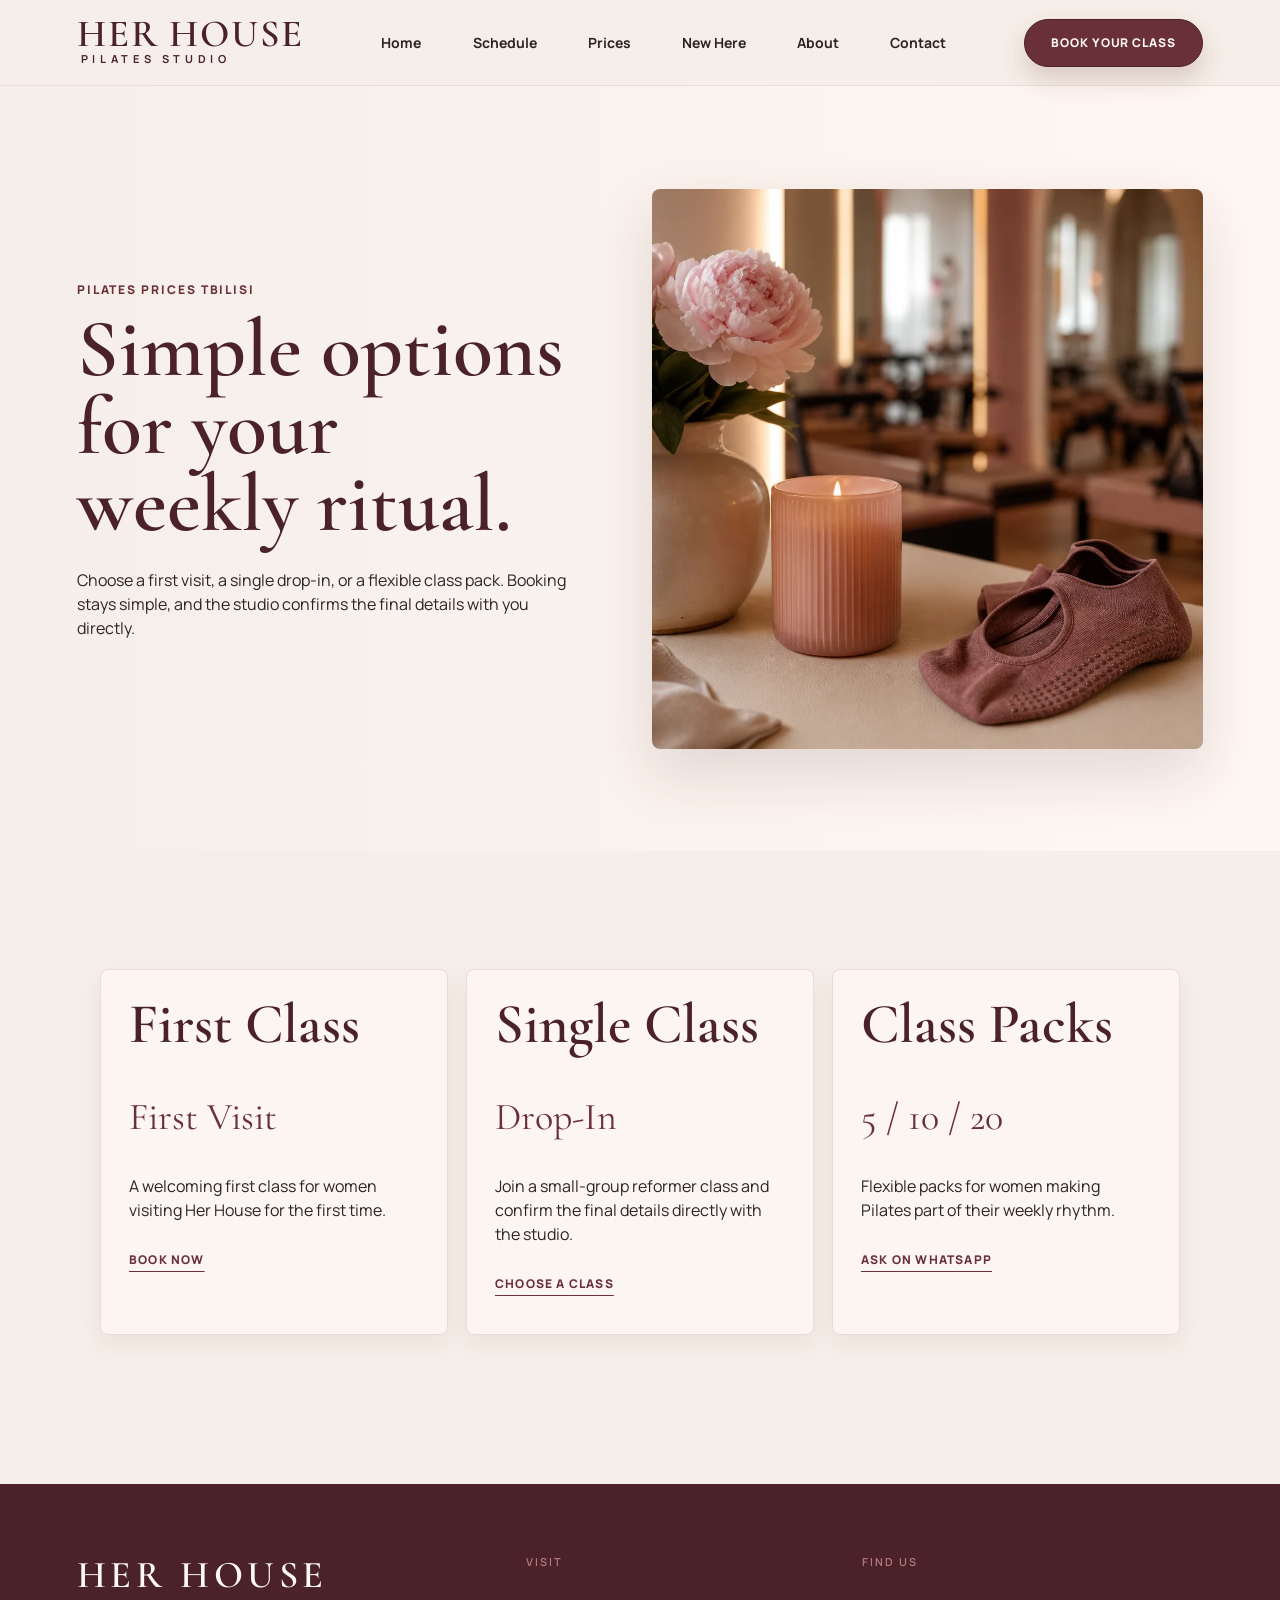
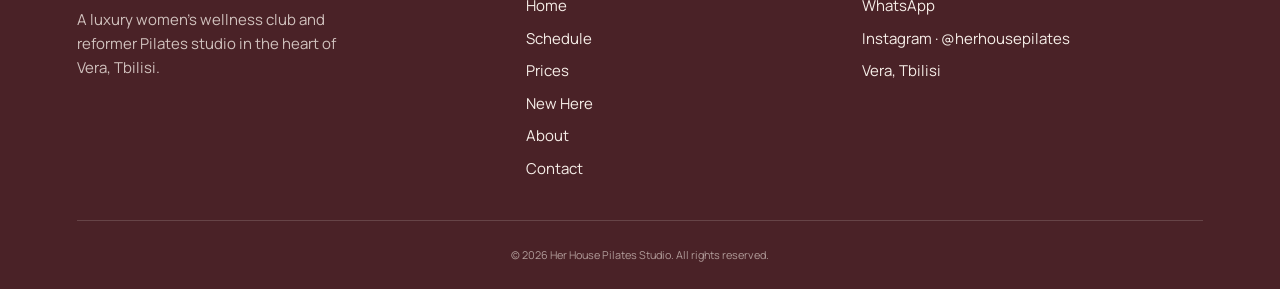
<file: prices/index.html>
<!doctype html>
<html lang="en">
  <head>
    <meta charset="utf-8">
    <meta name="viewport" content="width=device-width, initial-scale=1">
    <meta name="geo.region" content="GE-TB">
    <meta name="geo.placename" content="Vera, Tbilisi">
    <title>Pilates Prices in Tbilisi | Her House</title>
    <meta name="description" content="Explore Her House reformer Pilates pricing options in Vera, Tbilisi, including first class, single class, class packs, and WhatsApp booking support.">
    <meta property="og:title" content="Pilates Prices in Tbilisi | Her House">
    <meta property="og:description" content="Explore Her House reformer Pilates pricing options in Vera, Tbilisi, including first class, single class, class packs, and WhatsApp booking support.">
    <meta property="og:image" content="https://example.com/assets/og/og-image.jpg">
    <meta property="og:type" content="website">
    <meta property="og:locale" content="en_US">
    <meta name="twitter:card" content="summary_large_image">
    <link rel="preconnect" href="https://fonts.googleapis.com">
    <link rel="preconnect" href="https://fonts.gstatic.com" crossorigin>
    <link href="https://fonts.googleapis.com/css2?family=Cormorant+Garamond:ital,wght@0,500;0,600;1,500&family=Manrope:wght@400;500;600;700&display=swap" rel="stylesheet">
    <link rel="stylesheet" href="../styles.css?v=20260612-elite">
    <link rel="canonical" href="https://example.com/prices/">
  </head>
  <body>
  <a class="skip-link" href="#main-content">Skip to main content</a>
  <header class="site-header">
      <a class="brand" href="/" aria-label="Her House home"><span>HER HOUSE</span><small>Pilates Studio</small></a>
      <nav class="desktop-nav" aria-label="Primary navigation"><a href="/">Home</a><a href="/schedule/">Schedule</a><a href="/prices/">Prices</a><a href="/new-here/">New Here</a><a href="/about/">About</a><a href="/contact/">Contact</a></nav>
      <button class="nav-toggle" type="button" aria-label="Open menu" aria-expanded="false"><span></span><span></span><span></span></button>
      <a class="button button-solid header-cta" href="/schedule/"><span class="full-label">Book Your Class</span><span class="short-label">Book</span></a>
    </header>
    <nav class="mobile-nav" aria-label="Mobile navigation"><a href="/">Home</a><a href="/schedule/">Schedule</a><a href="/prices/">Prices</a><a href="/new-here/">New Here</a><a href="/about/">About</a><a href="/contact/">Contact</a></nav>
    <main id="main-content">
      <section class="page-hero">
        <div><p class="eyebrow">Pilates prices Tbilisi</p><h1>Simple options for your weekly ritual.</h1><p>Choose a first visit, a single drop-in, or a flexible class pack. Booking stays simple, and the studio confirms the final details with you directly.</p></div>
        <img src="../assets/webp/studio-detail.webp" width="1536" height="1024" loading="eager" alt="Warm Her House studio details">
      </section>
      <section class="prices section">
        <div class="price-grid">
          <article><h2>First Class</h2><p class="price">First Visit</p><p>A welcoming first class for women visiting Her House for the first time.</p><a class="text-button" href="/schedule/">Book now</a></article>
          <article><h2>Single Class</h2><p class="price">Drop-In</p><p>Join a small-group reformer class and confirm the final details directly with the studio.</p><a class="text-button" href="/schedule/">Choose a class</a></article>
          <article><h2>Class Packs</h2><p class="price">5 / 10 / 20</p><p>Flexible packs for women making Pilates part of their weekly rhythm.</p><a class="text-button" href="https://wa.me/995555123456">Ask on WhatsApp</a></article>
        </div>
      </section>
    </main>
    <footer class="site-footer">
    <div class="footer-inner">
      <div class="footer-brand">
        <span class="footer-brand-mark">HER HOUSE</span>
        <p>A luxury women's wellness club and reformer Pilates studio in the heart of Vera, Tbilisi.</p>
      </div>
      <nav class="footer-nav" aria-label="Footer navigation">
        <h3>Visit</h3>
        <a href="/">Home</a>
        <a href="/schedule/">Schedule</a>
        <a href="/prices/">Prices</a>
        <a href="/new-here/">New Here</a>
        <a href="/about/">About</a>
        <a href="/contact/">Contact</a>
      </nav>
      <div class="footer-contact">
        <h3>Find us</h3>
        <a href="https://wa.me/995555123456">WhatsApp</a>
        <a href="https://instagram.com/herhousepilates">Instagram · @herhousepilates</a>
        <a href="https://maps.google.com/?q=Vera%2C%20Tbilisi">Vera, Tbilisi</a>
      </div>
    </div>
    <div class="footer-bottom">
      <small>© 2026 Her House Pilates Studio. All rights reserved.</small>
    </div>
  </footer>
    <script src="../script.js"></script>
  </body>
</html>
</file>
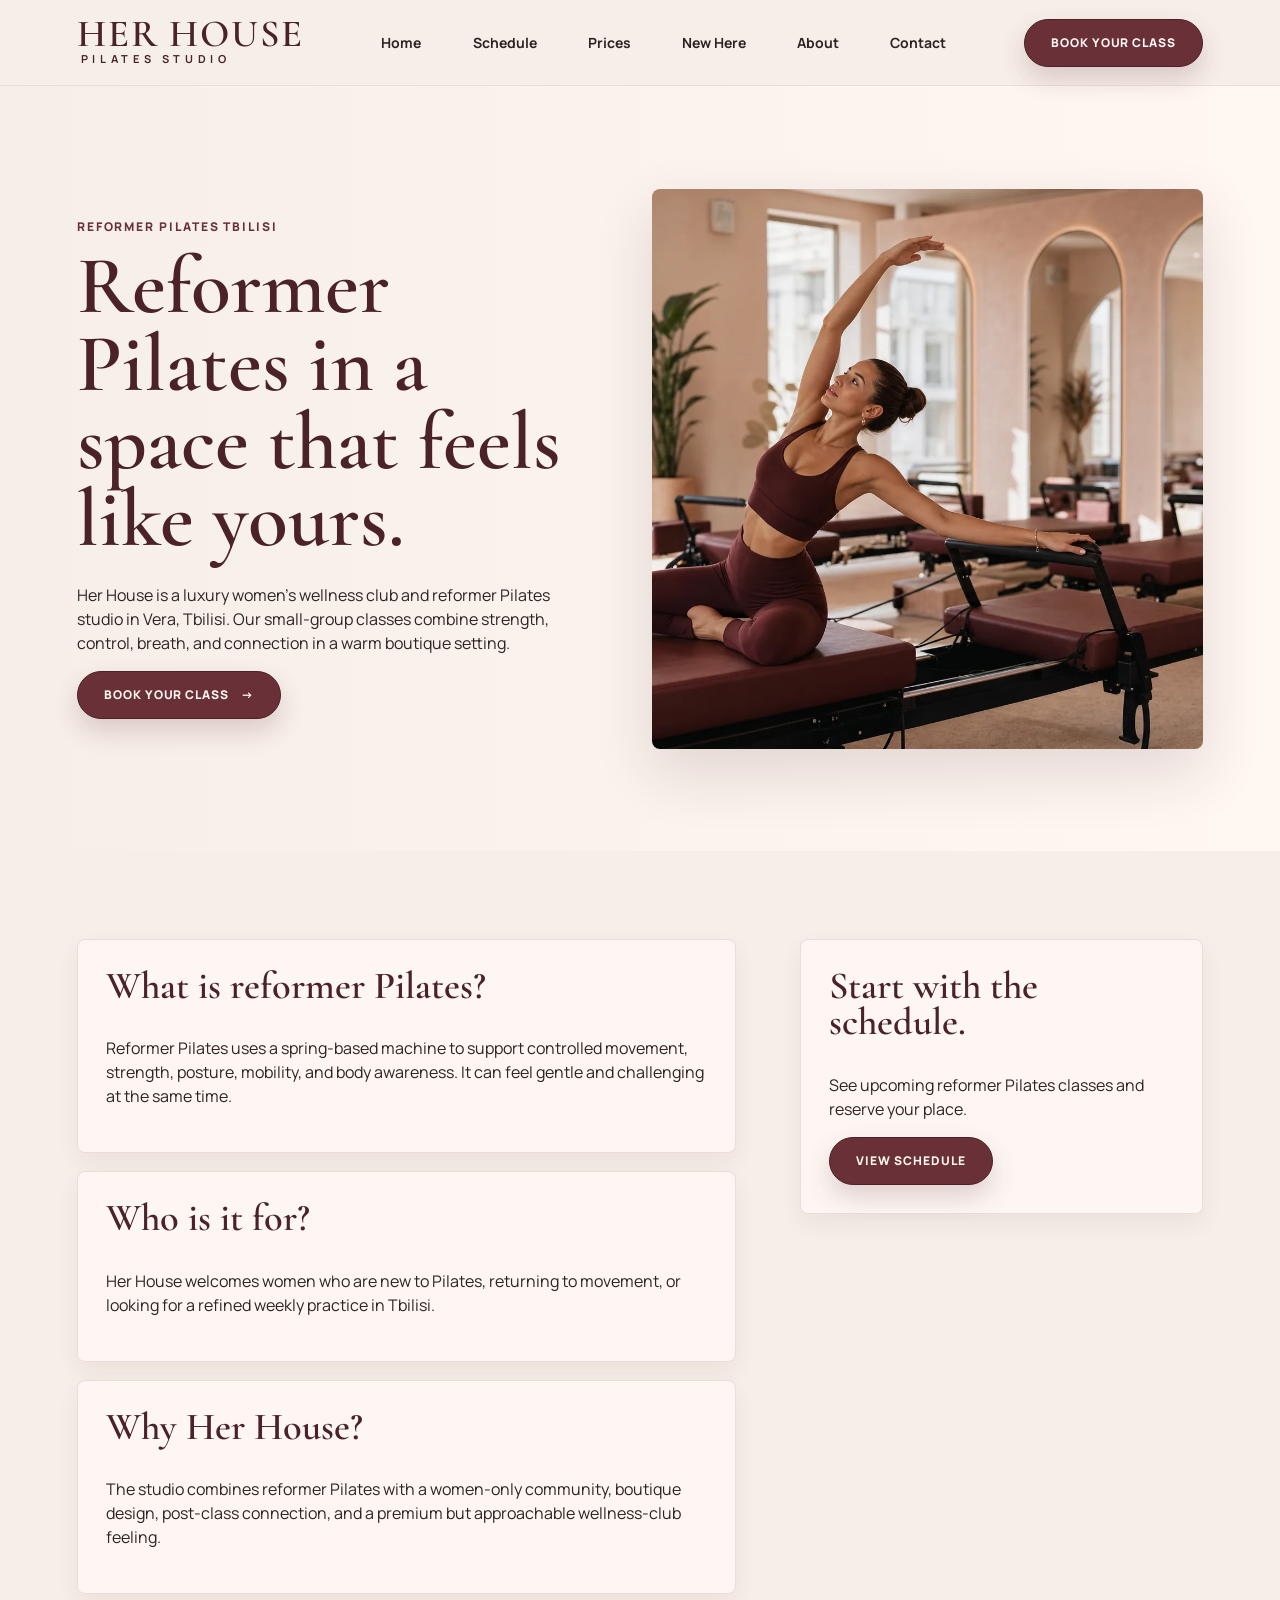
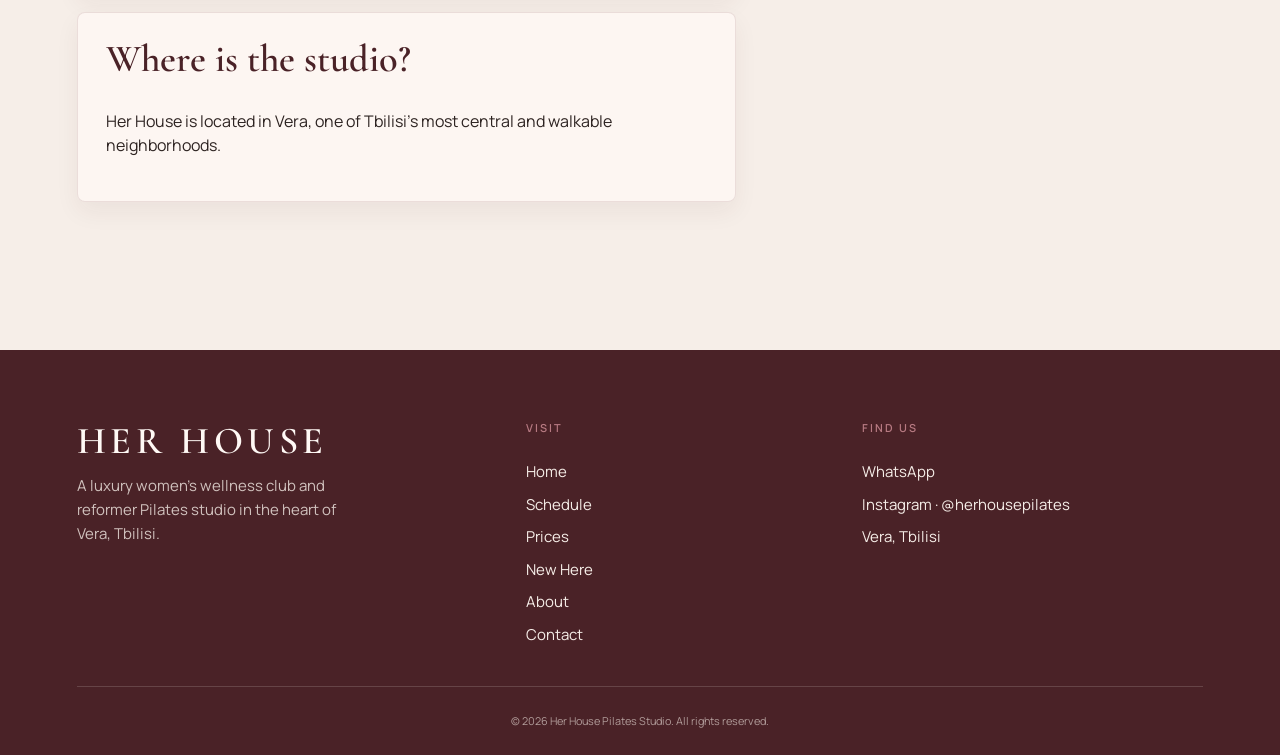
<file: reformer-pilates-tbilisi/index.html>
<!doctype html>
<html lang="en">
  <head>
    <meta charset="utf-8">
    <meta name="viewport" content="width=device-width, initial-scale=1">
    <meta name="geo.region" content="GE-TB">
    <meta name="geo.placename" content="Vera, Tbilisi">
    <title>Reformer Pilates in Tbilisi | Her House Pilates Studio in Vera</title>
    <meta name="description" content="Looking for reformer Pilates in Tbilisi? Her House offers women's small-group reformer classes in Vera with a warm, premium wellness-club atmosphere.">
    <meta property="og:title" content="Reformer Pilates in Tbilisi | Her House Pilates Studio in Vera">
    <meta property="og:description" content="Looking for reformer Pilates in Tbilisi? Her House offers women's small-group reformer classes in Vera with a warm, premium wellness-club atmosphere.">
    <meta property="og:image" content="https://example.com/assets/og/og-image.jpg">
    <meta property="og:type" content="website">
    <meta property="og:locale" content="en_US">
    <meta name="twitter:card" content="summary_large_image">
    <link rel="preconnect" href="https://fonts.googleapis.com">
    <link rel="preconnect" href="https://fonts.gstatic.com" crossorigin>
    <link href="https://fonts.googleapis.com/css2?family=Cormorant+Garamond:ital,wght@0,500;0,600;1,500&family=Manrope:wght@400;500;600;700&display=swap" rel="stylesheet">
    <link rel="stylesheet" href="../styles.css?v=20260612-elite">
    <link rel="canonical" href="https://example.com/reformer-pilates-tbilisi/">
  </head>
  <body>
  <a class="skip-link" href="#main-content">Skip to main content</a>
  <header class="site-header"><a class="brand" href="/" aria-label="Her House home"><span>HER HOUSE</span><small>Pilates Studio</small></a><nav class="desktop-nav" aria-label="Primary navigation"><a href="/">Home</a><a href="/schedule/">Schedule</a><a href="/prices/">Prices</a><a href="/new-here/">New Here</a><a href="/about/">About</a><a href="/contact/">Contact</a></nav><button class="nav-toggle" type="button" aria-label="Open menu" aria-expanded="false"><span></span><span></span><span></span></button><a class="button button-solid header-cta" href="/schedule/"><span class="full-label">Book Your Class</span><span class="short-label">Book</span></a></header>
    <nav class="mobile-nav" aria-label="Mobile navigation"><a href="/">Home</a><a href="/schedule/">Schedule</a><a href="/prices/">Prices</a><a href="/new-here/">New Here</a><a href="/about/">About</a><a href="/contact/">Contact</a></nav>
    <main id="main-content">
      <section class="page-hero"><div><p class="eyebrow">Reformer Pilates Tbilisi</p><h1>Reformer Pilates in a space that feels like yours.</h1><p>Her House is a luxury women's wellness club and reformer Pilates studio in Vera, Tbilisi. Our small-group classes combine strength, control, breath, and connection in a warm boutique setting.</p><a class="button button-solid" href="/schedule/">Book Your Class <span aria-hidden="true">&rarr;</span></a></div><img src="../assets/webp/reformer-class.webp" width="1536" height="1024" loading="eager" alt="Reformer Pilates class in Tbilisi"></section>
      <section class="page-content seo-copy">
        <div class="stack">
          <article><h2>What is reformer Pilates?</h2><p>Reformer Pilates uses a spring-based machine to support controlled movement, strength, posture, mobility, and body awareness. It can feel gentle and challenging at the same time.</p></article>
          <article><h2>Who is it for?</h2><p>Her House welcomes women who are new to Pilates, returning to movement, or looking for a refined weekly practice in Tbilisi.</p></article>
          <article><h2>Why Her House?</h2><p>The studio combines reformer Pilates with a women-only community, boutique design, post-class connection, and a premium but approachable wellness-club feeling.</p></article>
          <article><h2>Where is the studio?</h2><p>Her House is located in Vera, one of Tbilisi's most central and walkable neighborhoods.</p></article>
        </div>
        <aside class="booking-panel"><h2>Start with the schedule.</h2><p>See upcoming reformer Pilates classes and reserve your place.</p><a class="button button-solid" href="/schedule/">View Schedule</a></aside>
      </section>
    </main>
    <footer class="site-footer">
    <div class="footer-inner">
      <div class="footer-brand">
        <span class="footer-brand-mark">HER HOUSE</span>
        <p>A luxury women's wellness club and reformer Pilates studio in the heart of Vera, Tbilisi.</p>
      </div>
      <nav class="footer-nav" aria-label="Footer navigation">
        <h3>Visit</h3>
        <a href="/">Home</a>
        <a href="/schedule/">Schedule</a>
        <a href="/prices/">Prices</a>
        <a href="/new-here/">New Here</a>
        <a href="/about/">About</a>
        <a href="/contact/">Contact</a>
      </nav>
      <div class="footer-contact">
        <h3>Find us</h3>
        <a href="https://wa.me/995555123456">WhatsApp</a>
        <a href="https://instagram.com/herhousepilates">Instagram · @herhousepilates</a>
        <a href="https://maps.google.com/?q=Vera%2C%20Tbilisi">Vera, Tbilisi</a>
      </div>
    </div>
    <div class="footer-bottom">
      <small>© 2026 Her House Pilates Studio. All rights reserved.</small>
    </div>
  </footer><script src="../script.js"></script>
  </body>
</html>
</file>
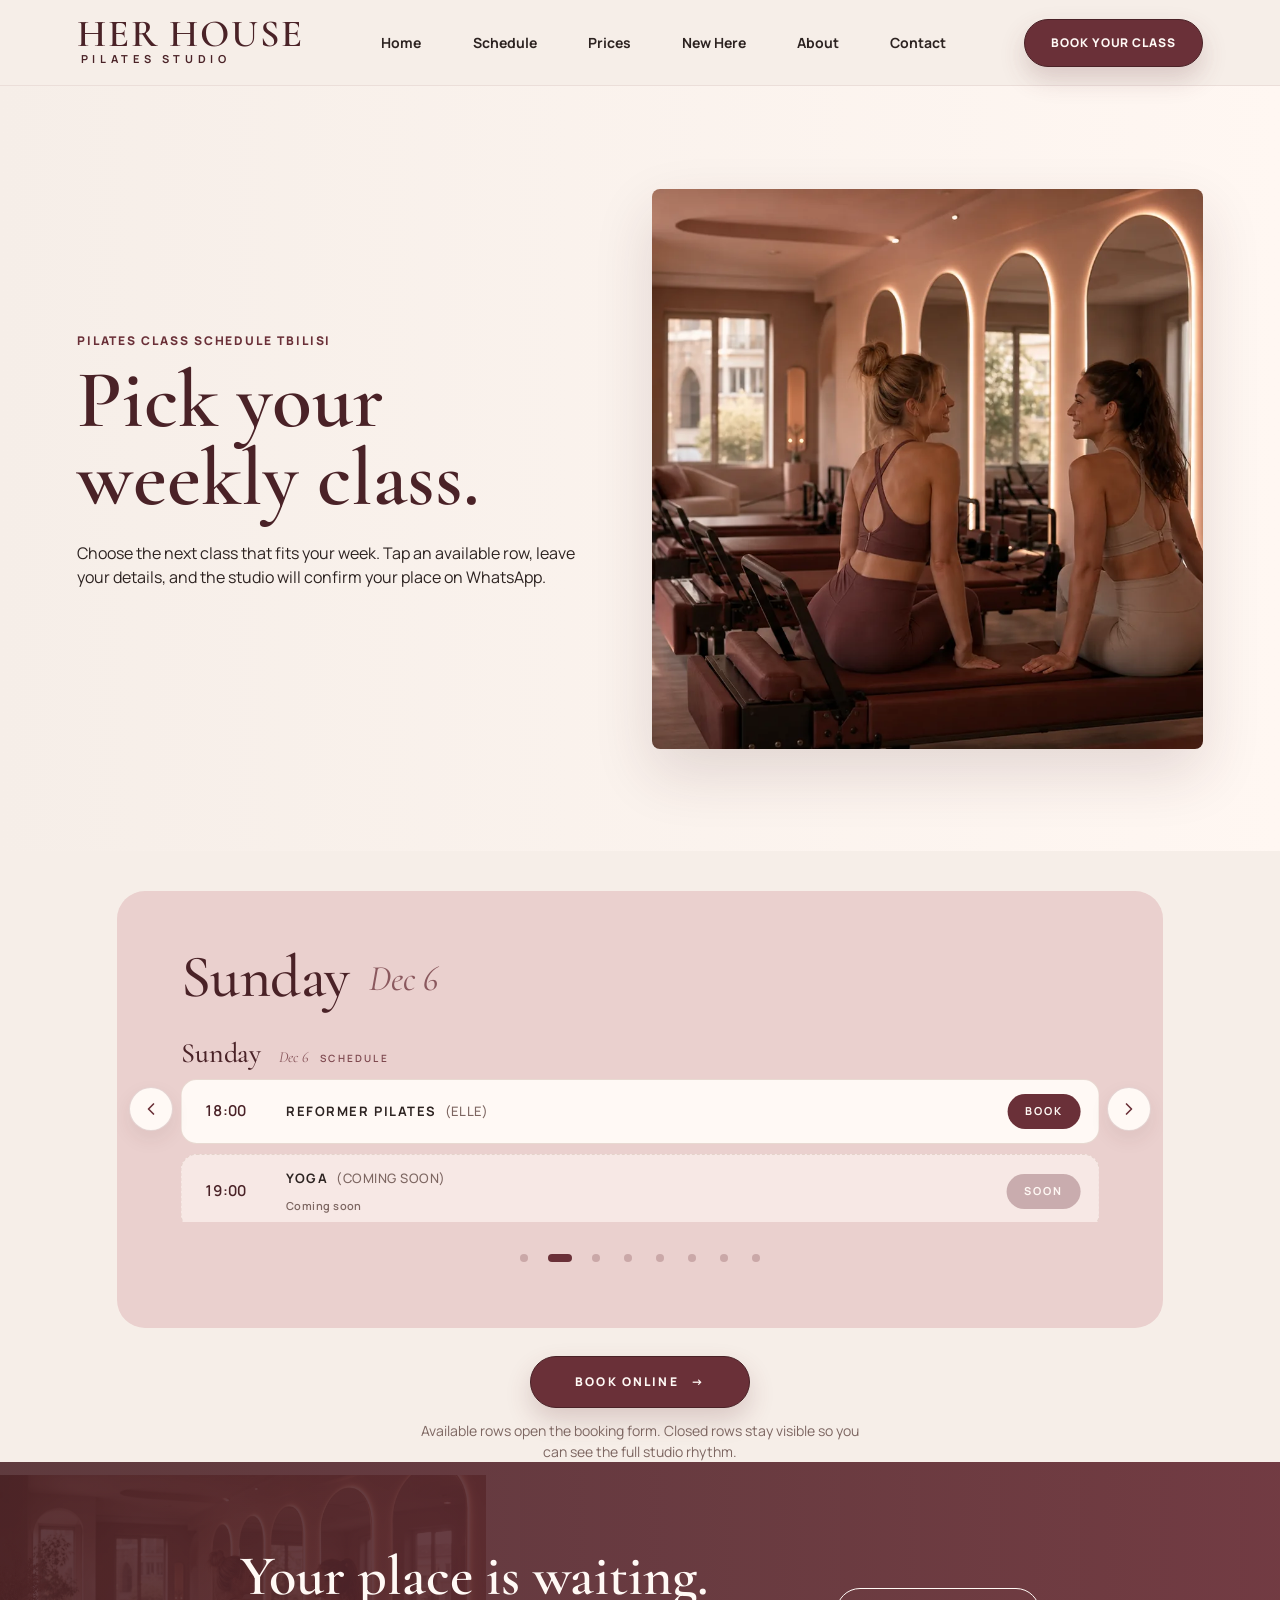
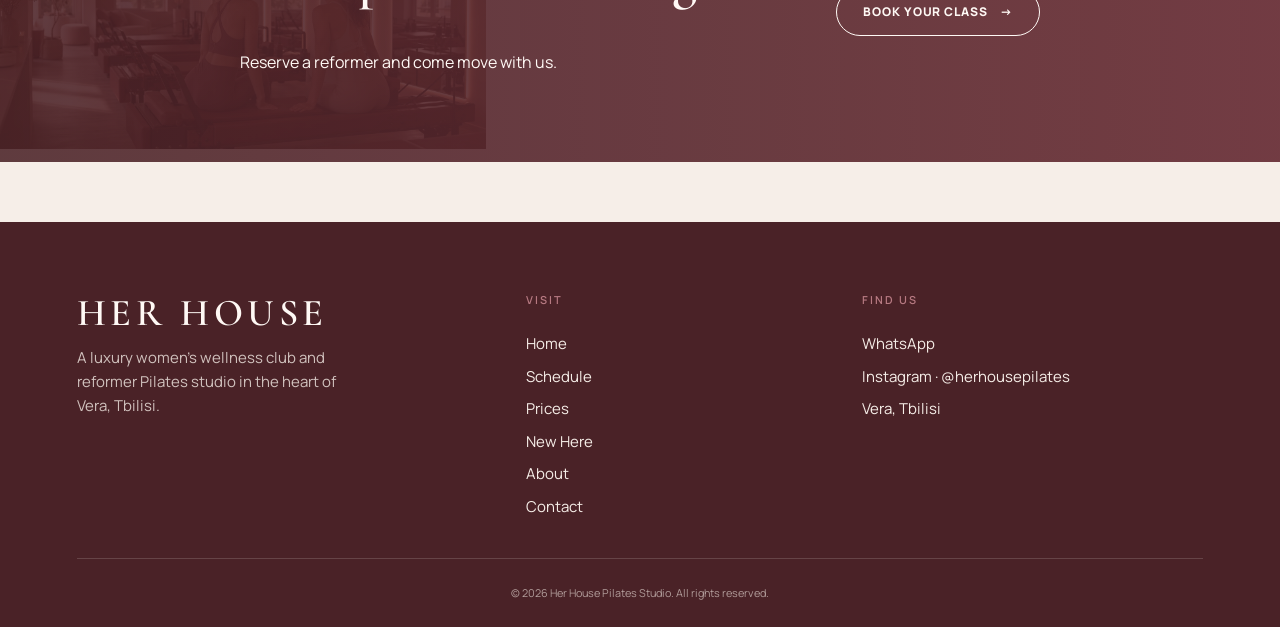
<file: schedule/index.html>
<!doctype html>
<html lang="en">
  <head>
    <meta charset="utf-8">
    <meta name="viewport" content="width=device-width, initial-scale=1">
    <meta name="geo.region" content="GE-TB">
    <meta name="geo.placename" content="Vera, Tbilisi">
    <title>Class Schedule | Her House Reformer Pilates Tbilisi</title>
    <meta name="description" content="View the Her House weekly class schedule and book reformer Pilates and mat Pilates classes in Vera, Tbilisi. Pick a time that suits you and message us on WhatsApp to reserve your place.">
    <meta property="og:title" content="Class Schedule | Her House Reformer Pilates Tbilisi">
    <meta property="og:description" content="View the Her House weekly class schedule and book reformer Pilates and mat Pilates classes in Vera, Tbilisi.">
    <meta property="og:image" content="https://example.com/assets/og/og-image.jpg">
    <meta property="og:type" content="website">
    <meta property="og:locale" content="en_US">
    <meta name="twitter:card" content="summary_large_image">
    <link rel="preconnect" href="https://fonts.googleapis.com">
    <link rel="preconnect" href="https://fonts.gstatic.com" crossorigin>
    <link href="https://fonts.googleapis.com/css2?family=Cormorant+Garamond:ital,wght@0,500;0,600;1,500&family=Manrope:wght@400;500;600;700&display=swap" rel="stylesheet">
    <link rel="stylesheet" href="../styles.css?v=20260612-elite">
    <link rel="canonical" href="https://example.com/schedule/">
  </head>
  <body>
  <a class="skip-link" href="#main-content">Skip to main content</a>
  <header class="site-header">
      <a class="brand" href="/" aria-label="Her House home"><span>HER HOUSE</span><small>Pilates Studio</small></a>
      <nav class="desktop-nav" aria-label="Primary navigation">
        <a href="/">Home</a><a href="/schedule/">Schedule</a><a href="/prices/">Prices</a><a href="/new-here/">New Here</a><a href="/about/">About</a><a href="/contact/">Contact</a>
      </nav>
      <button class="nav-toggle" type="button" aria-label="Open menu" aria-expanded="false"><span></span><span></span><span></span></button>
      <button class="button button-solid header-cta" data-book-action><span class="full-label">Book Your Class</span><span class="short-label">Book</span></button>
    </header>
    <nav class="mobile-nav" aria-label="Mobile navigation">
      <a href="/">Home</a><a href="/schedule/">Schedule</a><a href="/prices/">Prices</a><a href="/new-here/">New Here</a><a href="/about/">About</a><a href="/contact/">Contact</a>
    </nav>

    <main id="main-content">
      <section class="page-hero">
        <div>
          <p class="eyebrow">Pilates class schedule Tbilisi</p>
          <h1>Pick your weekly class.</h1>
          <p>Choose the next class that fits your week. Tap an available row, leave your details, and the studio will confirm your place on WhatsApp.</p>
        </div>
        <img src="../assets/webp/hero-studio.webp" width="1600" height="900" loading="eager" alt="Her House reformer Pilates studio in Vera, Tbilisi">
      </section>

      <section class="schedule-section" aria-label="Weekly class schedule">
        <div class="schedule-carousel" data-carousel>
          <button class="carousel-arrow carousel-prev" type="button" data-carousel-prev aria-label="Previous day">
            <svg viewBox="0 0 24 24" aria-hidden="true" width="20" height="20"><path d="M15 6 9 12l6 6" fill="none" stroke="currentColor" stroke-width="2" stroke-linecap="round" stroke-linejoin="round"/></svg>
          </button>

          <div class="carousel-viewport">
            <div class="carousel-track" data-carousel-track aria-live="polite">
              <!-- slides rendered by script.js from schedule-data.js -->
            </div>
          </div>

          <button class="carousel-arrow carousel-next" type="button" data-carousel-next aria-label="Next day">
            <svg viewBox="0 0 24 24" aria-hidden="true" width="20" height="20"><path d="m9 6 6 6-6 6" fill="none" stroke="currentColor" stroke-width="2" stroke-linecap="round" stroke-linejoin="round"/></svg>
          </button>

          <div class="carousel-dots" data-carousel-dots role="tablist" aria-label="Day selector">
            <!-- dots rendered by script.js -->
          </div>
        </div>

        <div class="schedule-cta">
          <a class="button button-solid book-online" href="/book/" data-book-online>Book Online <span aria-hidden="true">&rarr;</span></a>
          <p class="schedule-note">Available rows open the booking form. Closed rows stay visible so you can see the full studio rhythm.</p>
        </div>
      </section>

      <section class="final-cta">
        <div><h2>Your place is waiting.</h2><p>Reserve a reformer and come move with us.</p></div>
        <button class="button button-outline light" data-book-action>Book Your Class <span aria-hidden="true">&rarr;</span></button>
      </section>
    </main>

    <footer class="site-footer">
    <div class="footer-inner">
      <div class="footer-brand">
        <span class="footer-brand-mark">HER HOUSE</span>
        <p>A luxury women's wellness club and reformer Pilates studio in the heart of Vera, Tbilisi.</p>
      </div>
      <nav class="footer-nav" aria-label="Footer navigation">
        <h3>Visit</h3>
        <a href="/">Home</a>
        <a href="/schedule/">Schedule</a>
        <a href="/prices/">Prices</a>
        <a href="/new-here/">New Here</a>
        <a href="/about/">About</a>
        <a href="/contact/">Contact</a>
      </nav>
      <div class="footer-contact">
        <h3>Find us</h3>
        <a href="https://wa.me/995555123456">WhatsApp</a>
        <a href="https://instagram.com/herhousepilates">Instagram · @herhousepilates</a>
        <a href="https://maps.google.com/?q=Vera%2C%20Tbilisi">Vera, Tbilisi</a>
      </div>
    </div>
    <div class="footer-bottom">
      <small>© 2026 Her House Pilates Studio. All rights reserved.</small>
    </div>
  </footer>
    <div class="modal" id="booking-modal" aria-hidden="true">
      <div class="modal-backdrop" data-close-modal></div>
      <section class="modal-panel" role="dialog" aria-modal="true" aria-labelledby="modal-title">
        <button class="modal-close" type="button" aria-label="Close booking form" data-close-modal>&times;</button>
        <p class="eyebrow">Reserve your place</p>
        <h2 id="modal-title">Book Class</h2>
        <p id="selected-class">Choose a class from the schedule.</p>
        <form id="booking-form">
          <input type="hidden" name="classId" id="class-id">
          <label for="booking-name">Full name<input id="booking-name" name="name" autocomplete="name" required></label>
          <label for="booking-whatsapp">WhatsApp number<input id="booking-whatsapp" name="whatsapp" autocomplete="tel" inputmode="tel" required placeholder="Your WhatsApp number"></label>
          <label class="checkbox"><input type="checkbox" name="firstTime"> First time at Her House?</label>
          <label>Notes for instructor<textarea name="notes" rows="3" placeholder="Injury, pregnancy, or anything you'd like us to know"></textarea></label>
          <label class="checkbox"><input type="checkbox" required> I understand the 24-hour booking and cancellation policy.</label>
          <button class="button button-solid" type="submit">Confirm Booking</button>
        </form>
      </section>
    </div>
    <div class="toast" id="toast" role="status" aria-live="polite"></div>
    <script src="../schedule-data.js?v=20260612-elite"></script>
    <script src="../script.js?v=20260612-elite"></script>
  </body>
</html>
</file>
<file: styles.css>
﻿:root {
  --burgundy: #6a3038;
  --wine: #4a2227;
  --rose: #b77a82;
  --blush: #ead0ce;
  --cream: #f6eee8;
  --beige: #d6bfb4;
  --white: #fff9f5;
  --text: #2d2321;
  --muted: #7d6661;
  --shadow: 0 24px 60px rgba(74, 34, 39, 0.14);
  --serif: "Cormorant Garamond", Georgia, serif;
  --sans: "Manrope", Arial, sans-serif;
}

* {
  box-sizing: border-box;
}

html {
  scroll-behavior: smooth;
}

body {
  margin: 0;
  background: var(--cream);
  color: var(--text);
  font-family: var(--sans);
  font-size: 16px;
  line-height: 1.5;
}

img {
  display: block;
  max-width: 100%;
}

a {
  color: inherit;
  text-decoration: none;
}

button,
input,
textarea {
  font: inherit;
}

.site-header {
  position: sticky;
  top: 0;
  z-index: 50;
  display: grid;
  grid-template-columns: auto 1fr auto;
  align-items: center;
  gap: 28px;
  min-height: 82px;
  padding: 18px clamp(20px, 6vw, 92px);
  background: rgba(246, 238, 232, 0.86);
  backdrop-filter: blur(18px);
  border-bottom: 1px solid rgba(106, 48, 56, 0.08);
}

.brand {
  display: grid;
  gap: 0;
  color: var(--wine);
  letter-spacing: 0.12em;
  text-transform: uppercase;
}

.brand span {
  font-family: var(--serif);
  font-size: clamp(28px, 3vw, 40px);
  font-weight: 600;
  line-height: 0.85;
}

.brand small {
  font-size: 11px;
  font-weight: 700;
  letter-spacing: 0.42em;
  padding-left: 4px;
}

.desktop-nav {
  display: flex;
  justify-content: center;
  gap: clamp(22px, 4vw, 70px);
  font-size: 14px;
  font-weight: 700;
}

.desktop-nav a {
  border-bottom: 1px solid transparent;
  padding: 8px 0;
}

.desktop-nav a:hover {
  border-color: var(--wine);
}

.short-label {
  display: none;
}

.button {
  display: inline-flex;
  align-items: center;
  justify-content: center;
  gap: 12px;
  min-height: 48px;
  padding: 0 26px;
  border-radius: 999px;
  border: 1px solid var(--wine);
  cursor: pointer;
  font-size: 12px;
  font-weight: 800;
  letter-spacing: 0.08em;
  text-transform: uppercase;
  transition: transform 180ms ease, box-shadow 180ms ease, background 180ms ease;
}

.button:hover,
.text-button:hover {
  transform: translateY(-2px);
}

.button-solid {
  background: var(--burgundy);
  color: var(--white);
  box-shadow: 0 12px 26px rgba(106, 48, 56, 0.2);
}

.button-outline {
  background: rgba(255, 249, 245, 0.55);
  color: var(--wine);
}

.button-outline.light {
  border-color: var(--white);
  color: var(--white);
  background: transparent;
}

.nav-toggle,
.mobile-nav {
  display: none;
}

.hero {
  display: grid;
  grid-template-columns: minmax(420px, 0.9fr) minmax(0, 1.1fr);
  min-height: calc(100vh - 82px);
  max-height: 760px;
  overflow: hidden;
  background: linear-gradient(90deg, var(--cream) 0%, var(--cream) 34%, rgba(246, 238, 232, 0) 56%);
}

.hero-copy {
  position: relative;
  z-index: 2;
  display: flex;
  flex-direction: column;
  justify-content: center;
  padding: clamp(30px, 6vw, 72px) 0 clamp(34px, 5vw, 62px) clamp(24px, 7vw, 100px);
}

.eyebrow,
.section-kicker {
  margin: 0 0 12px;
  color: var(--burgundy);
  font-size: 12px;
  font-weight: 800;
  letter-spacing: 0.16em;
  text-transform: uppercase;
}

h1,
h2,
h3,
p {
  margin-top: 0;
}

h1,
h2 {
  font-family: var(--serif);
  color: var(--wine);
  font-weight: 600;
  line-height: 0.95;
}

h1 {
  margin-bottom: 24px;
  font-size: clamp(54px, 6vw, 86px);
}

h1 em {
  color: #9a5d64;
  font-style: italic;
  font-weight: 500;
}

h2 {
  font-size: clamp(36px, 4.4vw, 58px);
}

h3 {
  color: var(--wine);
  font-family: var(--serif);
  font-size: 29px;
  line-height: 1;
  margin-bottom: 10px;
}

.hero-text {
  max-width: 560px;
  margin-bottom: 26px;
  color: #3c302e;
  font-size: 17px;
}

.hero-actions,
.contact-links {
  display: flex;
  flex-wrap: wrap;
  gap: 16px;
}

.community-note {
  display: flex;
  align-items: center;
  gap: 16px;
  margin-top: 24px;
  max-width: 410px;
}

.community-note p {
  margin: 0;
  font-size: 14px;
  font-weight: 700;
}

.community-note b {
  color: var(--burgundy);
}

.avatars {
  display: flex;
  min-width: 104px;
}

.avatars span {
  width: 38px;
  height: 38px;
  margin-right: -12px;
  border: 3px solid var(--cream);
  border-radius: 999px;
  background:
    radial-gradient(circle at 50% 35%, #f2d8cb 0 22%, transparent 23%),
    linear-gradient(145deg, #6a3038, #d6bfb4);
}

.avatars span:nth-child(2) {
  background:
    radial-gradient(circle at 50% 35%, #c88f78 0 22%, transparent 23%),
    linear-gradient(145deg, #2d2321, #b77a82);
}

.avatars span:nth-child(3) {
  background:
    radial-gradient(circle at 50% 35%, #edc5b2 0 22%, transparent 23%),
    linear-gradient(145deg, #7b4b4b, #ead0ce);
}

.hero-media {
  position: relative;
  min-width: 0;
}

.hero-media::before {
  content: "";
  position: absolute;
  inset: 0 auto 0 -1px;
  z-index: 1;
  width: 38%;
  background: linear-gradient(90deg, var(--cream), rgba(246, 238, 232, 0));
}

.hero-media img {
  width: 100%;
  height: 100%;
  object-fit: cover;
}

.band {
  padding: 34px clamp(24px, 8vw, 120px);
  text-align: center;
  background: linear-gradient(90deg, rgba(231, 196, 198, 0.5), rgba(255, 249, 245, 0.9), rgba(231, 196, 198, 0.5));
}

.band h2 {
  margin-bottom: 12px;
  font-size: clamp(32px, 3.2vw, 46px);
}

.band p {
  max-width: 880px;
  margin: 0 auto 8px;
}

.band span {
  color: var(--burgundy);
  font-weight: 800;
}

.heart-mark {
  width: 20px;
  height: 20px;
  color: var(--burgundy);
}

.section {
  padding: clamp(58px, 7vw, 92px) clamp(20px, 6vw, 92px);
}

.section-title {
  display: grid;
  grid-template-columns: 1fr auto 1fr;
  align-items: center;
  gap: 26px;
  margin-bottom: 28px;
  text-align: center;
}

.section-title span {
  height: 1px;
  background: var(--beige);
}

.experience-grid {
  display: grid;
  grid-template-columns: repeat(4, 1fr);
  gap: 18px;
}

.experience-card,
.price-grid article,
.faq-grid article {
  border: 1px solid rgba(106, 48, 56, 0.13);
  border-radius: 8px;
  background: rgba(255, 249, 245, 0.72);
  box-shadow: 0 10px 24px rgba(74, 34, 39, 0.06);
}

.experience-card {
  position: relative;
  overflow: hidden;
  text-align: center;
}

.experience-card img {
  width: 100%;
  aspect-ratio: 1.75;
  object-fit: cover;
}

.experience-card h3,
.experience-card p {
  padding-inline: 22px;
}

.experience-card h3 {
  margin-top: 18px;
}

.experience-card p {
  min-height: 82px;
  margin-bottom: 20px;
  color: var(--muted);
}

.schedule-wrap {
  position: relative;
  display: grid;
  grid-template-columns: 0.75fr 2.25fr;
  gap: 38px;
  align-items: center;
  padding: clamp(42px, 6vw, 80px) clamp(20px, 6vw, 92px);
  overflow: hidden;
  background:
    linear-gradient(90deg, rgba(246, 238, 232, 0.98) 0 64%, rgba(246, 238, 232, 0.52)),
    url("assets/webp/hero-studio.webp") right center / 52% auto no-repeat;
}

.schedule-intro p {
  max-width: 300px;
}

.schedule-intro a,
.text-button,
.studio-card a {
  display: inline-flex;
  align-items: center;
  min-height: 44px;
  padding-block: 8px;
  gap: 10px;
  border: 0;
  background: transparent;
  color: var(--burgundy);
  cursor: pointer;
  font-size: 12px;
  font-weight: 900;
  letter-spacing: 0.1em;
  text-transform: uppercase;
  text-decoration: underline;
  text-underline-offset: 7px;
}

.class-list {
  display: grid;
  grid-template-columns: repeat(3, minmax(210px, 1fr));
  gap: 18px;
}

.class-card {
  display: grid;
  gap: 16px;
  min-height: 260px;
  padding: 24px;
  border: 1px solid rgba(106, 48, 56, 0.14);
  border-radius: 8px;
  background: rgba(255, 249, 245, 0.86);
  box-shadow: var(--shadow);
}

.class-card h3 {
  margin-bottom: 2px;
}

.class-meta,
.class-level {
  margin: 0;
  color: var(--muted);
  font-size: 14px;
}

.spaces {
  width: fit-content;
  max-width: 100%;
  margin: 0;
  padding: 8px 20px;
  border-radius: 999px;
  background: #efd7d3;
  color: var(--burgundy);
  font-size: 12px;
  font-weight: 900;
  letter-spacing: 0.08em;
  text-transform: uppercase;
  line-height: 1.25;
}

.class-card .button {
  align-self: end;
  width: 100%;
  min-height: 52px;
}

.class-card.is-closed {
  opacity: 0.72;
}

.class-card.is-closed .button {
  cursor: not-allowed;
  background: #9b8b86;
  box-shadow: none;
}

.new-here {
  display: grid;
  grid-template-columns: minmax(200px, 280px) minmax(230px, 0.7fr) 1.5fr auto;
  gap: 34px;
  align-items: center;
  padding: 0 clamp(20px, 6vw, 92px);
  background: var(--white);
}

.new-here > img {
  width: 100%;
  height: 170px;
  object-fit: cover;
  border-radius: 0 40px 40px 0;
}

.new-here-copy p:last-child {
  margin: 0;
}

.promise-grid {
  display: grid;
  grid-template-columns: repeat(3, 1fr);
  gap: 28px;
  padding-left: 28px;
  border-left: 1px solid rgba(106, 48, 56, 0.12);
  text-align: center;
}

.promise-grid article {
  min-width: 0;
}

.promise-grid h3 {
  margin: 0 0 6px;
  font-family: var(--sans);
  font-size: 13px;
  font-weight: 900;
}

.promise-grid p {
  margin: 0;
  font-size: 12px;
}

.prices,
.booking-info {
  text-align: center;
}

.price-grid,
.faq-grid {
  display: grid;
  grid-template-columns: repeat(3, 1fr);
  gap: 18px;
  max-width: 1080px;
  margin: 28px auto 0;
  text-align: left;
}

.price-grid article,
.faq-grid article {
  padding: 28px;
}

.price {
  color: var(--burgundy);
  font-family: var(--serif);
  font-size: 38px;
  line-height: 1;
}

.faq-grid {
  grid-template-columns: repeat(4, 1fr);
}

.faq-grid h3 {
  font-size: 25px;
}

.contact {
  display: grid;
  grid-template-columns: 0.85fr 1.15fr;
  gap: 36px;
  align-items: stretch;
  padding: clamp(42px, 6vw, 78px) clamp(20px, 6vw, 92px);
  background: #efe2dc;
}

.contact-links a {
  min-width: 160px;
  color: var(--burgundy);
  font-weight: 900;
}

.contact-links span {
  color: var(--text);
  font-size: 13px;
  font-weight: 600;
}

.map-card {
  position: relative;
  min-height: 270px;
  overflow: hidden;
  border-radius: 8px;
  background:
    linear-gradient(45deg, transparent 48%, rgba(106, 48, 56, 0.12) 49% 51%, transparent 52%) 0 0 / 90px 90px,
    linear-gradient(-45deg, transparent 48%, rgba(106, 48, 56, 0.08) 49% 51%, transparent 52%) 0 0 / 90px 90px,
    #f7eee9;
}

.map-pin {
  position: absolute;
  left: 31%;
  top: 42%;
  display: grid;
  place-items: center;
  width: 58px;
  height: 58px;
  border-radius: 50% 50% 50% 0;
  transform: rotate(-45deg);
  background: var(--burgundy);
  color: var(--white);
  font-family: var(--serif);
  font-size: 30px;
}

.map-pin::first-letter {
  transform: rotate(45deg);
}

.studio-card {
  position: absolute;
  right: 22px;
  top: 22px;
  bottom: 22px;
  width: min(360px, 45%);
  padding: 18px;
  border: 1px solid rgba(106, 48, 56, 0.14);
  border-radius: 8px;
  background: rgba(255, 249, 245, 0.9);
}

.studio-card img {
  width: 100%;
  height: 110px;
  object-fit: cover;
  border-radius: 6px;
  margin-bottom: 16px;
}

.final-cta {
  display: flex;
  align-items: center;
  justify-content: center;
  gap: clamp(34px, 10vw, 190px);
  padding: clamp(50px, 7vw, 88px) clamp(20px, 6vw, 92px);
  color: var(--white);
  background:
    linear-gradient(90deg, rgba(74, 34, 39, 0.88), rgba(106, 48, 56, 0.94)),
    url("assets/webp/hero-studio.webp") left center / 38% auto no-repeat;
}

.page-hero {
  display: grid;
  grid-template-columns: minmax(0, 0.95fr) minmax(320px, 1.05fr);
  gap: clamp(28px, 6vw, 76px);
  align-items: center;
  padding: clamp(58px, 8vw, 110px) clamp(20px, 6vw, 92px);
  background: linear-gradient(90deg, var(--cream), #fff7f2);
}

.page-hero h1 {
  font-size: clamp(54px, 6.4vw, 92px);
}

.page-hero p {
  max-width: 680px;
}

.page-hero img {
  width: 100%;
  max-height: 560px;
  object-fit: cover;
  border-radius: 8px;
  box-shadow: var(--shadow);
}

.page-content {
  padding: clamp(48px, 7vw, 88px) clamp(20px, 6vw, 92px);
}

.content-grid {
  display: grid;
  grid-template-columns: repeat(3, 1fr);
  gap: 18px;
}

.content-card,
.seo-copy article,
.booking-panel {
  border: 1px solid rgba(106, 48, 56, 0.13);
  border-radius: 8px;
  background: rgba(255, 249, 245, 0.78);
  box-shadow: 0 10px 24px rgba(74, 34, 39, 0.06);
  padding: 28px;
}

.content-card h2,
.content-card h3,
.seo-copy h2,
.booking-panel h2 {
  font-size: clamp(28px, 3vw, 42px);
}

.seo-copy {
  display: grid;
  grid-template-columns: minmax(0, 0.9fr) minmax(280px, 0.55fr);
  gap: clamp(24px, 5vw, 64px);
  align-items: start;
}

.seo-copy .stack {
  display: grid;
  gap: 18px;
}

.booking-panel {
  position: sticky;
  top: 112px;
}

.simple-list {
  display: grid;
  gap: 14px;
  padding-left: 0;
  list-style: none;
}

.simple-list li {
  padding-left: 22px;
  position: relative;
}

.simple-list li::before {
  content: "";
  position: absolute;
  left: 0;
  top: 0.72em;
  width: 7px;
  height: 7px;
  border-radius: 999px;
  background: var(--rose);
}

.final-cta h2,
.final-cta p {
  color: var(--white);
}

.final-cta p {
  max-width: 460px;
  margin-bottom: 0;
}

.sticky-book {
  display: none;
}

.modal {
  position: fixed;
  inset: 0;
  z-index: 100;
  display: none;
  place-items: center;
  padding: 18px;
}

.modal.is-open {
  display: grid;
}

.modal-backdrop {
  position: absolute;
  inset: 0;
  background: rgba(45, 35, 33, 0.46);
  backdrop-filter: blur(8px);
}

.modal-panel {
  position: relative;
  z-index: 1;
  width: min(560px, 100%);
  max-height: min(760px, 92vh);
  overflow: auto;
  padding: 34px;
  border-radius: 8px;
  background: var(--white);
  box-shadow: 0 30px 90px rgba(45, 35, 33, 0.35);
}

.modal-close {
  position: absolute;
  top: 16px;
  right: 16px;
  display: grid;
  place-items: center;
  width: 38px;
  height: 38px;
  border: 1px solid rgba(106, 48, 56, 0.2);
  border-radius: 999px;
  background: transparent;
  color: var(--wine);
  cursor: pointer;
  font-size: 24px;
}

form {
  display: grid;
  gap: 16px;
}

label {
  display: grid;
  gap: 8px;
  color: var(--wine);
  font-size: 13px;
  font-weight: 900;
}

input,
textarea {
  width: 100%;
  border: 1px solid rgba(106, 48, 56, 0.2);
  border-radius: 8px;
  background: #fffefe;
  color: var(--text);
  padding: 14px 15px;
  outline: none;
}

input:focus,
textarea:focus {
  border-color: var(--burgundy);
  box-shadow: 0 0 0 4px rgba(183, 122, 130, 0.18);
}

.checkbox {
  display: flex;
  align-items: center;
  gap: 10px;
  font-weight: 700;
}

.checkbox input {
  width: 18px;
  height: 18px;
}

.toast {
  position: fixed;
  right: 20px;
  bottom: 20px;
  z-index: 120;
  max-width: 380px;
  padding: 18px 20px;
  border-radius: 8px;
  background: var(--wine);
  color: var(--white);
  box-shadow: var(--shadow);
  opacity: 0;
  transform: translateY(16px);
  pointer-events: none;
  transition: opacity 200ms ease, transform 200ms ease;
}

.toast.is-visible {
  opacity: 1;
  transform: translateY(0);
}

@media (max-width: 1100px) {
  .desktop-nav {
    display: none;
  }

  .site-header {
    grid-template-columns: auto auto 1fr;
  }

  .nav-toggle {
    display: grid;
    gap: 5px;
    width: 42px;
    height: 42px;
    margin-left: auto;
    padding: 10px;
    border: 1px solid rgba(106, 48, 56, 0.2);
    border-radius: 999px;
    background: transparent;
  }

  .nav-toggle span {
    height: 2px;
    background: var(--wine);
  }

  .mobile-nav {
    position: fixed;
    top: 82px;
    left: 0;
    right: 0;
    z-index: 40;
    display: none;
    grid-template-columns: repeat(3, 1fr);
    gap: 1px;
    padding: 1px;
    background: var(--beige);
  }

  .mobile-nav.is-open {
    display: grid;
  }

  .mobile-nav a {
    min-height: 48px;
    padding: 14px 10px;
    background: var(--white);
    text-align: center;
    font-size: 13px;
    font-weight: 800;
    white-space: nowrap;
  }

  .experience-grid,
  .faq-grid {
    grid-template-columns: repeat(2, 1fr);
  }

  .new-here {
    grid-template-columns: 230px 1fr;
    padding-block: 28px;
  }

  .promise-grid {
    grid-column: 1 / -1;
    border-left: 0;
    padding-left: 0;
  }

  .new-here .button {
    grid-column: 1 / -1;
    justify-self: start;
  }
}

@media (max-width: 820px) {
  main {
    display: flex;
    flex-direction: column;
  }

  body {
    padding-bottom: 74px;
  }

  .site-header {
    grid-template-columns: 1fr auto auto;
    min-height: 72px;
    padding: 14px 18px;
    gap: 10px;
  }

  .brand span {
    font-size: 30px;
  }

  .brand small {
    font-size: 9px;
  }

  .header-cta {
    display: inline-flex;
    min-height: 40px;
    padding: 0 16px;
    font-size: 11px;
  }

  .header-cta .full-label {
    display: none;
  }

  .header-cta .short-label {
    display: inline;
  }

  .nav-toggle {
    margin-left: 0;
    order: 3;
  }

  .mobile-nav {
    top: 72px;
    grid-template-columns: repeat(2, 1fr);
  }

  .hero {
    order: 1;
    grid-template-columns: 1fr;
    min-height: auto;
    max-height: none;
    background: var(--cream);
  }

  .page-hero,
  .seo-copy,
  .content-grid {
    grid-template-columns: 1fr;
  }

  .page-hero {
    padding-top: 34px;
  }

  .page-hero img {
    max-height: 420px;
    object-position: center center;
  }

  .page-hero h1 {
    font-size: clamp(48px, 13vw, 62px);
  }

  .page-schedule .class-list {
    grid-template-columns: 1fr;
  }

  .booking-panel {
    position: static;
  }

  .schedule-wrap {
    order: 2;
  }

  .intro {
    order: 2;
  }

  .schedule-cta-card {
    order: 3;
  }

  .experience {
    order: 4;
  }

  .new-here {
    order: 5;
  }

  .home-main .prices {
    order: 6;
  }

  .home-main .booking-info {
    order: 7;
  }

  .home-main .contact {
    order: 8;
  }

  .home-main .final-cta {
    order: 9;
  }

  .hero-copy {
    order: 2;
    padding: 22px 20px 34px;
  }

  .hero-media {
    order: 1;
    height: 30vh;
    min-height: 230px;
  }

  .hero-media::before {
    inset: auto 0 0 0;
    width: auto;
    height: 45%;
    background: linear-gradient(0deg, var(--cream), rgba(246, 238, 232, 0));
  }

  h1 {
    margin-bottom: 18px;
    font-size: clamp(46px, 12vw, 56px);
  }

  .hero-text {
    margin-bottom: 20px;
    font-size: 15px;
    line-height: 1.45;
  }

  .hero-actions .button-outline,
  .community-note {
    display: none;
  }

  .hero-actions .button {
    width: 100%;
  }

  .section-title {
    grid-template-columns: 1fr;
  }

  .section-title span {
    display: none;
  }

  .price-grid,
  .faq-grid,
  .contact,
  .schedule-wrap,
  .class-list {
    grid-template-columns: 1fr;
  }

  .experience {
    padding-block: 48px;
  }

  .experience-grid {
    grid-template-columns: 1fr;
    gap: 14px;
  }

  .experience-card {
    display: grid;
    grid-template-columns: 112px 1fr;
    align-items: stretch;
    min-height: 150px;
    text-align: left;
  }

  .experience-card img {
    width: 100%;
    height: 100%;
    min-height: 150px;
    aspect-ratio: auto;
  }

  .experience-card h3,
  .experience-card p {
    grid-column: 2;
    padding-inline: 18px;
  }

  .experience-card h3 {
    align-self: end;
    margin: 22px 0 6px;
    font-size: 19px;
  }

  .experience-card p {
    min-height: 0;
    margin: 0 0 22px;
    font-size: 14px;
    line-height: 1.45;
  }

  .schedule-wrap {
    padding-top: 42px;
    background:
      linear-gradient(rgba(246, 238, 232, 0.93), rgba(246, 238, 232, 0.93)),
      url("assets/webp/hero-studio.webp") center / cover no-repeat;
  }

  .schedule-intro p {
    max-width: none;
  }

  .new-here {
    grid-template-columns: 1fr;
  }

  .new-here > img {
    height: 240px;
    border-radius: 0;
    margin-inline: -20px;
    width: calc(100% + 40px);
    max-width: none;
  }

  .promise-grid {
    grid-template-columns: 1fr;
    text-align: left;
  }

  .promise-grid article {
    display: block;
  }

  .map-card {
    min-height: 420px;
  }

  .studio-card {
    left: 18px;
    right: 18px;
    top: auto;
    bottom: 18px;
    width: auto;
  }

  .final-cta {
    display: grid;
    text-align: center;
    background:
      linear-gradient(rgba(74, 34, 39, 0.92), rgba(106, 48, 56, 0.96)),
      url("assets/webp/hero-studio.webp") center / cover no-repeat;
  }

  .sticky-book {
    position: fixed;
    left: 14px;
    right: 14px;
    bottom: 14px;
    z-index: 60;
    display: block;
    min-height: 52px;
    border: 0;
    border-radius: 999px;
    background: var(--burgundy);
    color: var(--white);
    box-shadow: 0 16px 34px rgba(74, 34, 39, 0.28);
    font-size: 13px;
    font-weight: 900;
    letter-spacing: 0.09em;
    text-transform: uppercase;
  }

  .modal-panel {
    padding: 28px 20px;
  }
}

/* ---- Skip link (a11y) ---- */
.skip-link {
  position: absolute;
  left: -9999px;
  top: 0;
  z-index: 100;
  background: var(--burgundy);
  color: var(--white);
  padding: 12px 18px;
  border-radius: 0 0 8px 0;
  font-weight: 600;
  text-decoration: none;
}
.skip-link:focus {
  left: 0;
  outline: 2px solid var(--rose);
  outline-offset: 2px;
}

/* ---- Footer ---- */
.site-footer {
  margin-top: 60px;
  background: var(--wine);
  color: var(--cream);
  padding: clamp(40px, 6vw, 72px) clamp(20px, 6vw, 92px) 24px;
}
.footer-inner {
  display: grid;
  grid-template-columns: 1.4fr 1fr 1.2fr;
  gap: clamp(28px, 4vw, 60px);
  max-width: 1200px;
  margin: 0 auto;
}
.footer-brand-mark {
  font-family: var(--serif);
  font-size: clamp(28px, 3vw, 38px);
  font-weight: 600;
  letter-spacing: 0.12em;
  color: var(--white);
  text-transform: uppercase;
  line-height: 1;
  display: block;
  margin-bottom: 14px;
}
.footer-brand p {
  color: rgba(246, 238, 232, 0.78);
  font-size: 15px;
  line-height: 1.6;
  max-width: 32ch;
}
.footer-nav h3,
.footer-contact h3 {
  font-family: var(--sans);
  font-size: 11px;
  letter-spacing: 0.18em;
  text-transform: uppercase;
  color: var(--rose);
  margin: 0 0 18px;
  font-weight: 600;
}
.footer-nav {
  display: flex;
  flex-direction: column;
  gap: 10px;
}
.footer-nav a,
.footer-contact a {
  color: var(--cream);
  font-size: 15px;
  line-height: 1.5;
  transition: color 0.2s ease;
}
.footer-nav a:hover,
.footer-contact a:hover {
  color: var(--white);
  text-decoration: underline;
  text-underline-offset: 4px;
}
.footer-contact {
  display: flex;
  flex-direction: column;
  gap: 10px;
}
.footer-bottom {
  max-width: 1200px;
  margin: 40px auto 0;
  padding-top: 24px;
  border-top: 1px solid rgba(246, 238, 232, 0.16);
  text-align: center;
  color: rgba(246, 238, 232, 0.6);
  font-size: 13px;
}

@media (max-width: 720px) {
  .footer-inner {
    grid-template-columns: 1fr;
    gap: 32px;
  }
  .site-footer {
    padding-bottom: 100px; /* room for sticky-book */
  }
}

.noscript-fallback {
  padding: 24px;
  background: var(--blush);
  color: var(--wine);
  border-radius: 12px;
  text-align: center;
  margin: 24px auto;
  max-width: 600px;
}
.noscript-fallback a {
  color: var(--burgundy);
  font-weight: 600;
  text-decoration: underline;
}

/* Hours list (contact) */
.hours-list {
  list-style: none;
  padding: 0;
  margin: 0 0 12px;
  display: grid;
  gap: 6px;
}
.hours-list li {
  display: flex;
  justify-content: space-between;
  gap: 12px;
  padding: 8px 0;
  border-bottom: 1px solid rgba(106, 48, 56, 0.12);
  font-size: 15px;
  color: var(--text);
}
.hours-list li:last-child {
  border-bottom: 0;
}
.muted {
  color: var(--muted);
  font-size: 14px;
  font-style: italic;
}

/* ---- Schedule carousel ---- */
.schedule-section {
  margin: 40px auto 0;
  padding: 0 clamp(20px, 6vw, 92px);
  max-width: 1200px;
}

.schedule-carousel {
  position: relative;
  background: var(--blush);
  border-radius: 28px;
  padding: clamp(32px, 5vw, 56px) clamp(24px, 5vw, 72px);
  overflow: hidden;
}

.carousel-viewport {
  overflow: hidden;
  width: 100%;
}

.carousel-track {
  display: flex;
  width: 100%;
  transition: transform 0.5s cubic-bezier(0.4, 0, 0.2, 1);
  will-change: transform;
}

.schedule-slide {
  flex: 0 0 100%;
  min-width: 0;
  display: flex;
  flex-direction: column;
  gap: 24px;
}

.slide-head {
  display: flex;
  align-items: baseline;
  gap: 14px;
  margin: 0 0 8px;
}

.slide-day {
  font-family: var(--serif);
  font-weight: 500;
  font-size: clamp(40px, 5vw, 60px);
  line-height: 1;
  color: var(--wine);
  margin: 0;
  letter-spacing: -0.01em;
}

.slide-label {
  font-family: var(--sans);
  font-size: 11px;
  font-weight: 600;
  letter-spacing: 0.22em;
  text-transform: uppercase;
  color: var(--burgundy);
  opacity: 0.85;
}

.day-section {
  display: flex;
  flex-direction: column;
  gap: 12px;
}

.section-head {
  display: flex;
  align-items: baseline;
  gap: 12px;
  margin: 0;
  font-family: var(--serif);
  font-size: clamp(22px, 2.4vw, 28px);
  font-weight: 500;
  color: var(--wine);
  letter-spacing: -0.005em;
}

.section-head .slide-label {
  font-size: 10px;
  letter-spacing: 0.22em;
}

.class-rows {
  list-style: none;
  margin: 0;
  padding: 0;
  display: flex;
  flex-direction: column;
  gap: 10px;
}

.class-row {
  display: grid;
  grid-template-columns: 64px 1fr auto;
  align-items: center;
  gap: 18px;
  padding: 14px 18px 14px 22px;
  background: var(--white);
  border-radius: 16px;
  border: 1px solid rgba(214, 191, 180, 0.55);
  transition: transform 0.18s ease, box-shadow 0.18s ease, background 0.18s ease;
  cursor: pointer;
  text-align: left;
  font: inherit;
  color: inherit;
  width: 100%;
}

button.class-row {
  font-family: var(--sans);
}

.class-row:hover:not(.is-disabled) {
  transform: translateY(-1px);
  box-shadow: 0 8px 20px rgba(74, 34, 39, 0.08);
}

.class-row:focus-visible {
  outline: 2px solid var(--burgundy);
  outline-offset: 3px;
}

.class-time {
  font-family: var(--sans);
  font-size: 15px;
  font-weight: 600;
  color: var(--wine);
  letter-spacing: 0.02em;
  font-variant-numeric: tabular-nums;
}

.class-info {
  display: flex;
  flex-wrap: wrap;
  align-items: baseline;
  gap: 8px;
  min-width: 0;
}

.class-title {
  font-family: var(--sans);
  font-size: 13px;
  font-weight: 700;
  letter-spacing: 0.12em;
  text-transform: uppercase;
  color: var(--text);
}

.class-meta {
  font-family: var(--sans);
  font-size: 13px;
  color: var(--muted);
  font-weight: 500;
  letter-spacing: 0.04em;
}

.class-book {
  display: inline-flex;
  align-items: center;
  justify-content: center;
  min-width: 72px;
  padding: 9px 18px;
  font-family: var(--sans);
  font-size: 11px;
  font-weight: 700;
  letter-spacing: 0.16em;
  text-transform: uppercase;
  color: var(--white);
  background: var(--burgundy);
  border: 0;
  border-radius: 999px;
  cursor: pointer;
  transition: background 0.18s ease, transform 0.18s ease;
}

.class-book:hover {
  background: var(--wine);
}

.class-book:focus-visible {
  outline: 2px solid var(--rose);
  outline-offset: 2px;
}

/* Disabled (coming soon) rows */
.class-row.is-disabled {
  cursor: not-allowed;
  background: rgba(255, 249, 245, 0.6);
  border-style: dashed;
}

.class-row.is-disabled .class-book {
  background: rgba(106, 48, 56, 0.32);
  cursor: not-allowed;
}

/* Carousel arrows */
.carousel-arrow {
  position: absolute;
  top: 50%;
  transform: translateY(-50%);
  z-index: 4;
  width: 44px;
  height: 44px;
  display: inline-flex;
  align-items: center;
  justify-content: center;
  background: var(--white);
  color: var(--burgundy);
  border: 1px solid rgba(106, 48, 56, 0.18);
  border-radius: 999px;
  cursor: pointer;
  box-shadow: 0 8px 20px rgba(74, 34, 39, 0.08);
  transition: background 0.18s ease, transform 0.18s ease, opacity 0.18s ease;
}

.carousel-arrow:hover {
  background: var(--burgundy);
  color: var(--white);
}

.carousel-arrow:focus-visible {
  outline: 2px solid var(--rose);
  outline-offset: 3px;
}

.carousel-arrow:disabled {
  opacity: 0.4;
  cursor: not-allowed;
}

.carousel-prev { left: 12px; }
.carousel-next { right: 12px; }

/* Carousel dots */
.carousel-dots {
  display: flex;
  justify-content: center;
  gap: 4px;
  margin-top: 22px;
  padding: 0 12px;
}

.carousel-dot {
  position: relative;
  width: 28px;
  height: 28px;
  border-radius: 999px;
  border: 0;
  background: transparent;
  cursor: pointer;
  padding: 0;
}

.carousel-dot::after {
  content: "";
  position: absolute;
  inset: 10px;
  border-radius: 999px;
  background: rgba(106, 48, 56, 0.25);
  transition: background 0.18s ease, transform 0.18s ease, inset 0.18s ease;
}

.carousel-dot[aria-current="true"] {
  width: 36px;
}

.carousel-dot[aria-current="true"]::after {
  inset-inline: 6px;
  background: var(--burgundy);
}

.carousel-dot:focus-visible {
  outline: 2px solid var(--rose);
  outline-offset: 3px;
}

/* Schedule CTA below carousel */
.schedule-cta {
  display: flex;
  flex-direction: column;
  align-items: center;
  gap: 12px;
  margin-top: 28px;
}

.book-online {
  min-width: 220px;
  padding: 16px 36px;
  font-size: 12px;
  letter-spacing: 0.18em;
}

.schedule-note {
  font-family: var(--sans);
  font-size: 14px;
  color: var(--muted);
  text-align: center;
  margin: 0;
  max-width: 50ch;
}

.schedule-note a {
  color: var(--burgundy);
  font-weight: 600;
  text-decoration: underline;
  text-underline-offset: 3px;
}

/* ---- Mobile ---- */
@media (max-width: 720px) {
  html,
  body {
    overflow-x: hidden;
  }

  .schedule-section {
    width: 100%;
    max-width: 100%;
    padding: 0 16px;
  }
  .schedule-carousel {
    width: 100%;
    max-width: 100%;
    padding: 28px 16px 28px;
    border-radius: 22px;
  }
  .carousel-viewport,
  .carousel-track,
  .schedule-slide {
    max-width: 100%;
  }
  .carousel-viewport {
    width: 100%;
  }
  .carousel-arrow {
    display: none;
  }
  .class-row {
    grid-template-columns: 56px 1fr;
    grid-template-rows: auto auto;
    column-gap: 14px;
    row-gap: 6px;
    padding: 16px 18px;
    border-radius: 14px;
  }
  .class-time {
    grid-row: 1 / 3;
    font-size: 14px;
  }
  .class-info {
    grid-column: 2;
    grid-row: 1;
  }
  .class-book {
    grid-column: 2;
    grid-row: 2;
    justify-self: start;
    padding: 7px 14px;
    min-width: 64px;
  }
  .class-title {
    font-size: 12px;
  }
  .slide-day {
    font-size: 36px;
  }
  .slide-today {
    font-size: 9px;
    padding: 4px 10px;
  }
  .section-head {
    font-size: 22px;
  }
  .book-online {
    width: 100%;
    min-width: 0;
  }
}

@media (max-width: 380px) {
  .experience-card {
    grid-template-columns: 96px 1fr;
  }

  .experience-card h3 {
    font-size: 18px;
  }

  .experience-card p {
    font-size: 13px;
  }

  .class-row {
    grid-template-columns: 50px 1fr;
    padding: 14px 14px;
  }
  .class-time {
    font-size: 13px;
  }
}

/* ---- Slide date (inline beside day name) ---- */
.slide-date {
  font-family: var(--serif);
  font-weight: 400;
  font-style: italic;
  color: var(--burgundy);
  opacity: 0.75;
  font-size: 0.6em;
  letter-spacing: 0;
  margin-left: 6px;
  vertical-align: 0.18em;
}

.section-head .slide-date {
  font-size: 0.55em;
  vertical-align: 0.15em;
}

/* ---- Class row state (bookable / soon / past / comingSoon) ---- */
.class-state {
  display: block;
  flex-basis: 100%;
  font-family: var(--sans);
  font-size: 11px;
  font-weight: 600;
  color: var(--muted);
  letter-spacing: 0.04em;
  margin-top: 2px;
  text-transform: none;
}

.class-row.soon,
.class-row.past,
.class-row.comingSoon {
  background: rgba(255, 249, 245, 0.6);
  border-style: dashed;
  cursor: not-allowed;
}

.class-row.soon .class-book,
.class-row.past .class-book,
.class-row.comingSoon .class-book {
  background: rgba(106, 48, 56, 0.32);
  color: var(--white);
  cursor: not-allowed;
  box-shadow: none;
}

/* ---- Schedule CTA card (home page replacement for the old preview) ---- */
.schedule-cta-card {
  display: flex;
  flex-direction: column;
  align-items: center;
  text-align: center;
  gap: 14px;
  max-width: 720px;
  margin: 40px auto 0;
  padding: clamp(40px, 6vw, 80px) clamp(28px, 6vw, 64px);
  border-radius: 28px;
  background: var(--blush);
}

.schedule-cta-card h2 {
  font-family: var(--serif);
  font-weight: 500;
  font-size: clamp(36px, 4.4vw, 56px);
  color: var(--wine);
  margin: 0;
}

.schedule-cta-card p {
  margin: 0;
  max-width: 50ch;
  color: var(--text);
  font-size: 16px;
}

.schedule-cta-card .eyebrow {
  margin: 0 0 4px;
}

.schedule-cta-card .button {
  margin-top: 8px;
  padding: 16px 40px;
  font-size: 12px;
  letter-spacing: 0.18em;
}

@media (max-width: 720px) {
  .schedule-cta-card {
    padding: 32px 22px;
    border-radius: 22px;
    margin-inline: 16px;
  }
  .schedule-cta-card .button {
    width: 100%;
  }
}

@media (max-width: 720px) {
  html,
  body {
    overflow-x: hidden;
  }

  .schedule-section,
  .schedule-carousel,
  .carousel-viewport,
  .carousel-track,
  .schedule-slide {
    max-width: 100%;
  }

  .schedule-section {
    width: 100%;
  }

  .schedule-carousel {
    width: 100%;
    overflow: visible;
  }

  .carousel-viewport {
    width: 100%;
    overflow-x: hidden;
    overflow-y: visible;
  }
}

@media (max-width: 820px) {
  main {
    display: flex;
    flex-direction: column;
  }

  .home-main .hero { order: 1; }
  .home-main .intro { order: 2; }
  .home-main .schedule-cta-card { order: 3; }
  .home-main .experience { order: 4; }
  .home-main .new-here { order: 5; }
  .home-main .prices { order: 6; }
  .home-main .booking-info { order: 7; }
  .home-main .contact { order: 8; }
  .home-main .final-cta { order: 9; }
}
</file>
